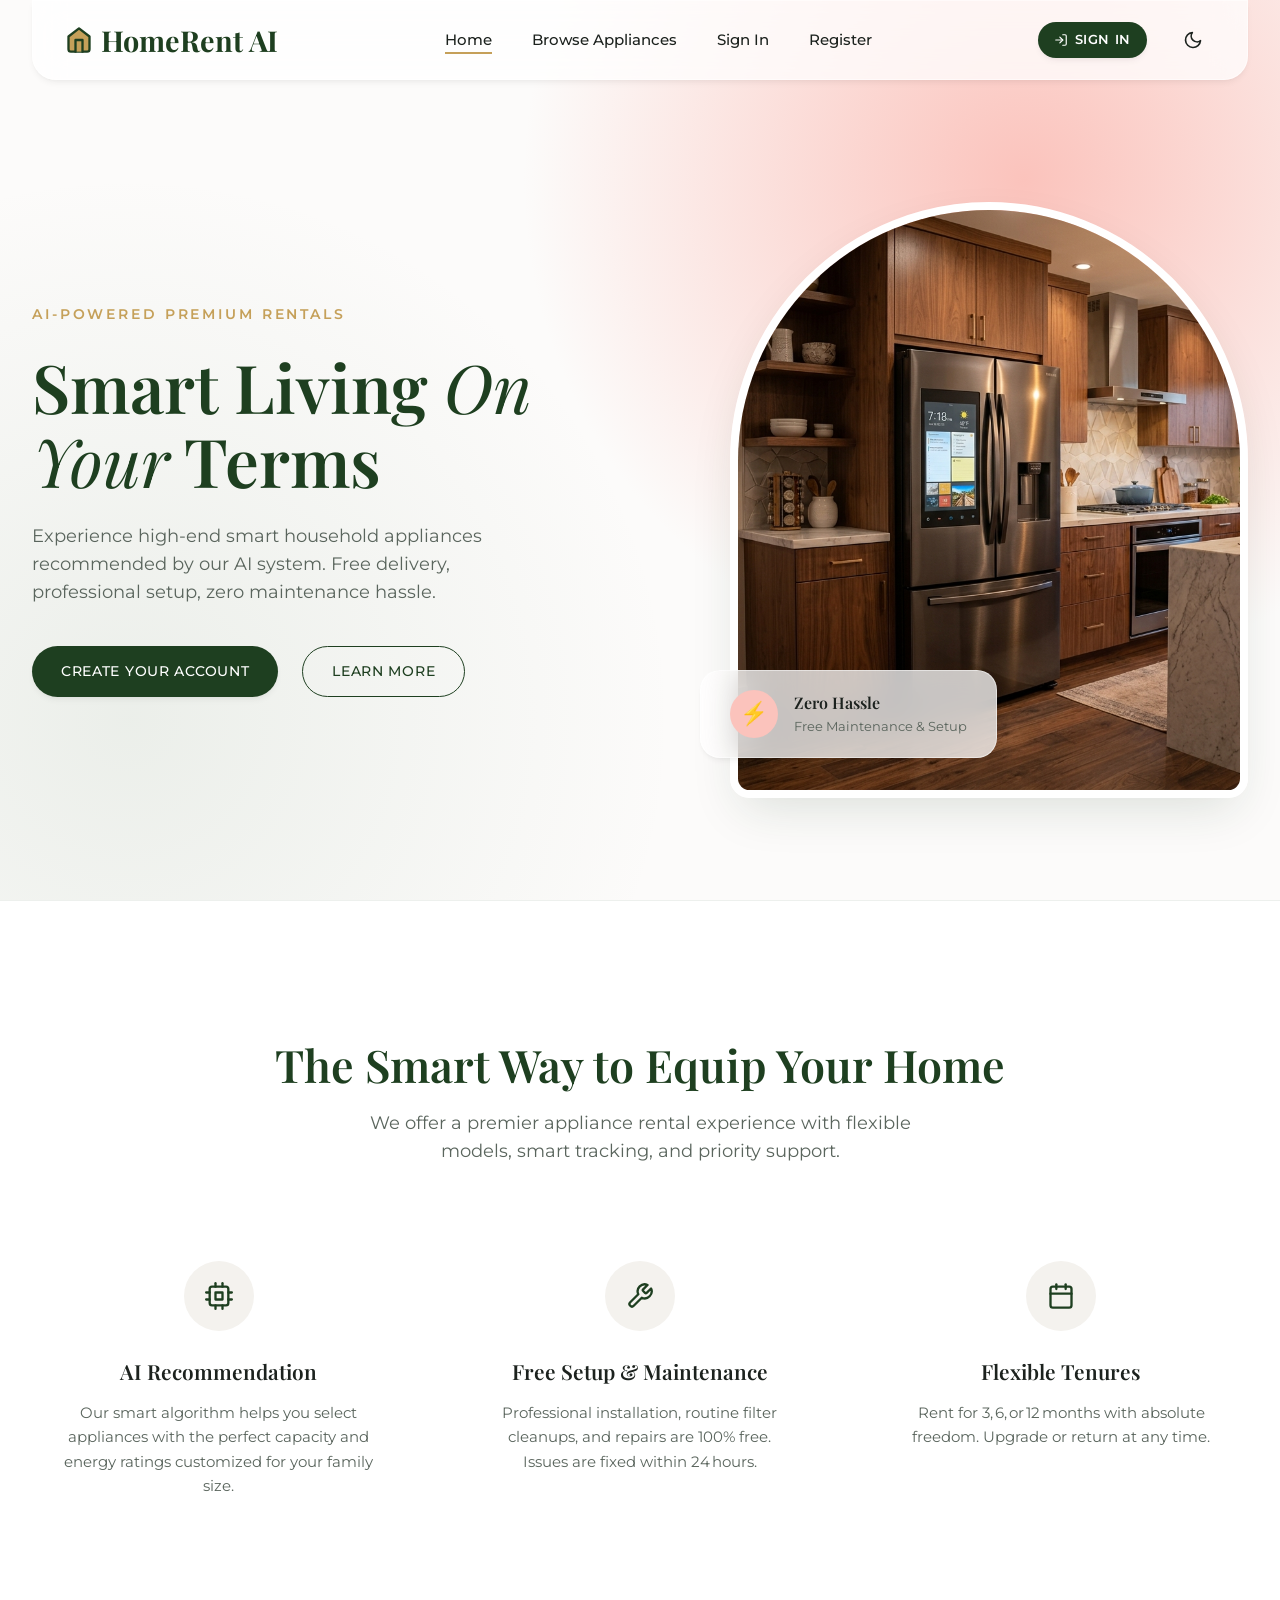
<file: index.html>
<!DOCTYPE html>
<html lang="en">
<head>
  <meta charset="UTF-8">
  <meta name="viewport" content="width=device-width, initial-scale=1.0">
  <meta http-equiv="refresh" content="0; url=home.html">
  <title>HomeRent AI</title>
</head>
<body>
  <p>Opening HomeRent AI...</p>
  <script>window.location.replace('home.html');</script>
</body>
</html>
</file>
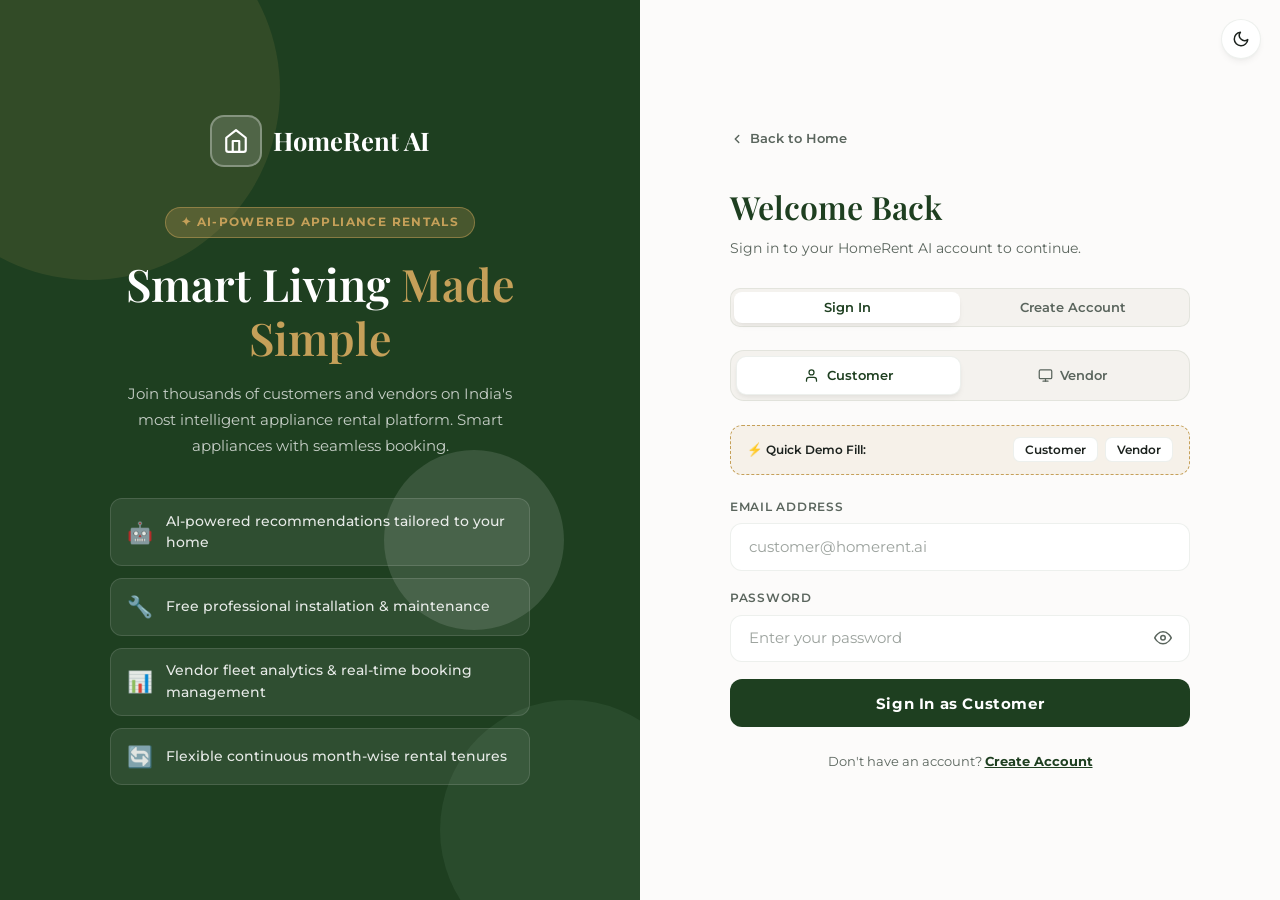
<file: dashboard.html>
<!DOCTYPE html>
<html lang="en">
<head>
  <meta charset="UTF-8">
  <meta name="viewport" content="width=device-width, initial-scale=1.0">
  <meta name="description" content="HomeRent AI rental dashboard.">
  <title>HomeRent AI | Dashboard</title>
  <link rel="stylesheet" href="styles.css">
  <script>
    (function() {
      const session = localStorage.getItem('currentUser');
      if (!session) {
        window.location.replace('login.html');
      } else {
        const user = JSON.parse(session);
        if (user.role === 'vendor') {
          window.location.replace('appliances.html');
        }
      }
    })();
  </script>
  <style>
    .dashboard-page { min-height: 100vh; padding: 120px 0 4rem; background: radial-gradient(circle at 85% 12%, rgba(251,195,188,.35), transparent 30%), var(--bg-primary); }
    .dashboard-shell { display:grid; grid-template-columns:220px minmax(0,1fr); gap:2rem; }
    .dashboard-sidebar { padding:1rem; border-radius:22px; align-self:start; position:sticky; top:110px; }
    .dashboard-sidebar nav { display:grid; gap:.35rem; margin-top:1rem; }
    .dashboard-sidebar a { display:flex; align-items:center; gap:.7rem; padding:.8rem .9rem; border-radius:12px; color:var(--text-secondary); font-size:.88rem; }
    .dashboard-sidebar a:hover, .dashboard-sidebar a.active { background:var(--accent-primary); color:var(--bg-secondary); }
    .dashboard-kicker { color:var(--accent-gold); font-size:.75rem; font-weight:700; letter-spacing:.16em; text-transform:uppercase; }
    .dashboard-heading { display:flex; justify-content:space-between; gap:1rem; align-items:end; margin-bottom:2rem; }
    .dashboard-heading h1 { color:var(--accent-primary); font-size:clamp(2.2rem,5vw,4rem); line-height:1; margin-top:.5rem; }
    .dashboard-heading p { color:var(--text-secondary); max-width:520px; margin-top:.8rem; }
    .dashboard-actions { display:flex; gap:.7rem; flex-wrap:wrap; }
    .dashboard-actions a { white-space:nowrap; }
    .metric-grid { display:grid; grid-template-columns:repeat(4,1fr); gap:1rem; margin-bottom:1.5rem; }
    .metric-card { padding:1.35rem; border-radius:18px; background:var(--bg-secondary); border:1px solid var(--border-color); box-shadow:var(--shadow-sm); }
    .metric-label { color:var(--text-secondary); font-size:.78rem; text-transform:uppercase; letter-spacing:.08em; }
    .metric-value { display:block; color:var(--accent-primary); font-family:'Playfair Display',serif; font-size:2rem; margin:.55rem 0 .2rem; }
    .metric-note { color:var(--accent-secondary); font-size:.75rem; }
    .dashboard-grid { display:grid; grid-template-columns:minmax(0,1.45fr) minmax(280px,.85fr); gap:1.5rem; }
    .dashboard-panel { background:var(--bg-secondary); border:1px solid var(--border-color); border-radius:20px; padding:1.5rem; box-shadow:var(--shadow-sm); }
    .panel-heading { display:flex; justify-content:space-between; align-items:center; gap:1rem; margin-bottom:1.2rem; }
    .panel-heading h2 { color:var(--accent-primary); font-size:1.35rem; }
    .panel-heading a { color:var(--accent-gold); font-size:.8rem; font-weight:700; }
    .rental-row { display:grid; grid-template-columns:52px minmax(0,1fr) auto auto; align-items:center; gap:.85rem; padding:.9rem 0; border-bottom:1px solid var(--border-color); }
    .rental-row:last-child { border-bottom:0; }
    .rental-thumb { width:52px; height:52px; border-radius:12px; object-fit:cover; background:var(--bg-tertiary); }
    .rental-name { font-weight:700; font-size:.88rem; }
    .rental-meta { color:var(--text-secondary); font-size:.75rem; margin-top:.15rem; }
    .status-pill { border-radius:20px; padding:.35rem .65rem; background:rgba(127,161,129,.16); color:var(--accent-primary); font-size:.7rem; font-weight:700; text-transform:uppercase; }
    .status-pill.pending { background:rgba(197,160,89,.14); color:var(--accent-gold); }
    .rental-price { color:var(--accent-primary); font-weight:700; font-size:.85rem; }
    .insight-box { padding:1.3rem; border-radius:16px; background:linear-gradient(135deg,var(--accent-primary),#356b43); color:white; margin-bottom:1rem; }
    .insight-box h3 { color:white; font-size:1.25rem; margin-bottom:.45rem; }
    .insight-box p { color:rgba(255,255,255,.78); font-size:.8rem; }
    .progress-line { height:8px; border-radius:8px; background:rgba(255,255,255,.2); margin-top:1rem; overflow:hidden; }
    .progress-line span { display:block; width:72%; height:100%; background:var(--accent-gold); border-radius:inherit; }
    .category-list { display:grid; gap:1rem; }
    .category-item { display:grid; grid-template-columns:1fr auto; gap:.6rem; font-size:.8rem; }
    .category-item span { color:var(--text-secondary); }
    .category-bar { grid-column:1 / -1; height:6px; background:var(--bg-tertiary); border-radius:6px; overflow:hidden; }
    .category-bar i { display:block; height:100%; background:var(--accent-gold); border-radius:inherit; }
    @media (max-width:900px) { .dashboard-shell{grid-template-columns:1fr}.dashboard-sidebar{position:static}.dashboard-sidebar nav{display:flex;overflow-x:auto}.dashboard-sidebar a{white-space:nowrap}.metric-grid{grid-template-columns:repeat(2,1fr)} }
    @media (max-width:620px) { .dashboard-page{padding-top:104px}.dashboard-heading{display:block}.dashboard-actions{margin-top:1rem}.dashboard-grid{grid-template-columns:1fr}.metric-grid{gap:.7rem}.metric-card{padding:1rem}.metric-value{font-size:1.55rem}.rental-row{grid-template-columns:44px minmax(0,1fr) auto}.rental-thumb{width:44px;height:44px}.rental-price{grid-column:2} }
  </style>
</head>
<body>
  <header><div class="container"><nav class="nav-wrapper glass-panel">
    <a href="home.html" class="logo" aria-label="HomeRent AI home"><svg xmlns="http://www.w3.org/2000/svg" viewBox="0 0 24 24" width="28" height="28" fill="none" stroke="currentColor" stroke-width="2" stroke-linecap="round" stroke-linejoin="round"><path d="M3 9l9-7 9 7v11a2 2 0 0 1-2 2H5a2 2 0 0 1-2-2z"/><polyline points="9 22 9 12 15 12"/></svg> HomeRent AI</a>
    <ul class="nav-links" id="main-nav-links"><li><a href="home.html">Home</a></li><li><a href="dashboard.html" class="active">Dashboard</a></li><li><a href="appliances.html">Browse Appliances</a></li></ul>
    <div class="nav-actions">
      <button id="dash-logout-btn" class="btn-secondary" style="padding: 0.45rem 0.9rem; border-radius: 20px; font-size: 0.8rem; font-weight: 600; border: 1px solid var(--border-color); display: inline-flex; align-items: center; gap: 0.4rem; cursor: pointer;">
        <svg xmlns="http://www.w3.org/2000/svg" viewBox="0 0 24 24" width="14" height="14" fill="none" stroke="currentColor" stroke-width="2" stroke-linecap="round" stroke-linejoin="round"><path d="M9 21H5a2 2 0 0 1-2-2V5a2 2 0 0 1 2-2h4"></path><polyline points="16 17 21 12 16 7"></polyline><line x1="21" y1="12" x2="9" y2="12"></line></svg>
        <span>Log Out</span>
      </button>
      <button id="theme-toggle" class="icon-btn" aria-label="Toggle theme"><span aria-hidden="true">◐</span></button>
    </div>
  </nav></div></header>
  <main class="dashboard-page"><div class="container dashboard-shell">
    <aside class="dashboard-sidebar glass-panel"><span class="dashboard-kicker">Workspace</span><nav aria-label="Dashboard navigation"><a href="dashboard.html" class="active">▦ <span>Overview</span></a><a href="appliances.html">⌂ <span>Appliances</span></a><a href="home.html#values">✦ <span>Recommendations</span></a><a href="#" id="sidebar-logout-link">↪ <span>Log Out</span></a></nav></aside>
      <section><div class="dashboard-heading"><div><span class="dashboard-kicker">Your rental workspace</span><h1>Good morning, Aarav.</h1><p>Review your rentals, savings, and next smart home upgrade in one place.</p></div><div class="dashboard-actions"><button id="open-service-modal-btn" class="btn-secondary" style="background: var(--bg-secondary); border: 1px solid var(--accent-gold); color: var(--accent-primary); font-weight: 700;">🛠️ Request Free Maintenance</button><a href="appliances.html" class="btn-primary">+ Rent an appliance</a></div></div>
      <div class="metric-grid"><article class="metric-card"><span class="metric-label">Active rentals</span><strong class="metric-value">2</strong><span class="metric-note">All services on track</span></article><article class="metric-card"><span class="metric-label">Monthly spend</span><strong class="metric-value">₹2,398</strong><span class="metric-note">12% below your plan</span></article><article class="metric-card"><span class="metric-label">Home savings</span><strong class="metric-value">₹8,420</strong><span class="metric-note">Compared with buying</span></article><article class="metric-card"><span class="metric-label">Energy score</span><strong class="metric-value">A+</strong><span class="metric-note">Excellent efficiency</span></article></div>
      <div class="dashboard-grid">
        <div>
          <!-- Current Rentals with Remaining Days & Return Eligibility -->
          <div class="dashboard-panel" style="margin-bottom: 1.5rem;">
            <div class="panel-heading">
              <h2>Your Active Rentals</h2>
              <a href="appliances.html">Browse Catalog</a>
            </div>
            <div id="customer-rentals-container">
              <!-- Dynamically rendered from MongoDB bookings with COD status & Return Eligibility -->
              <div class="rental-row">
                <img class="rental-thumb" src="assets/images/smart_refrigerator.jpg" alt="Smart refrigerator">
                <div>
                  <div class="rental-name">Smart Double-Door Refrigerator</div>
                  <div class="rental-meta">12 month plan • Renews 12 Jul 2027</div>
                </div>
                <span class="status-pill">Active</span>
                <strong class="rental-price">₹1,299/mo</strong>
              </div>
            </div>
          </div>

          <!-- Early Return Requests Status Tracker -->
          <div class="dashboard-panel" id="customer-returns-panel">
            <div class="panel-heading">
              <div style="display: flex; align-items: center; gap: 0.5rem;">
                <span style="font-size: 1.2rem;">↩️</span>
                <h2>Early Return Requests Tracker</h2>
              </div>
              <span id="returns-status-count" class="status-pill" style="font-size: 0.72rem;">0 Active Requests</span>
            </div>
            <p style="font-size: 0.8rem; color: var(--text-secondary); margin-bottom: 1rem;">Track the status of appliance return requests submitted before your rental tenure expires.</p>
            <div id="customer-returns-list" style="display: grid; gap: 0.8rem;">
              <p style="font-size: 0.84rem; color: var(--text-secondary); text-align: center; padding: 1.5rem 0;">No early return requests submitted.</p>
            </div>
          </div>
        </div>

        <div>
          <div class="insight-box">
            <h3>Your next smart move</h3>
            <p>Adding an air purifier would improve your home's estimated air quality by 18% this season.</p>
            <div class="progress-line"><span></span></div>
          </div>
          <div class="dashboard-panel">
            <div class="panel-heading"><h2>Rental mix</h2><span class="dashboard-kicker">This month</span></div>
            <div class="category-list">
              <div class="category-item"><span>Kitchen</span><strong>52%</strong><div class="category-bar"><i style="width:52%"></i></div></div>
              <div class="category-item"><span>Laundry</span><strong>28%</strong><div class="category-bar"><i style="width:28%"></i></div></div>
              <div class="category-item"><span>Climate</span><strong>20%</strong><div class="category-bar"><i style="width:20%"></i></div></div>
            </div>
          </div>
        </div>
      </div>
    </section>

    <!-- Modal: Customer Early Return Request -->
    <div id="return-request-modal" style="display: none; position: fixed; top: 0; left: 0; width: 100vw; height: 100vh; background: rgba(0,0,0,0.6); z-index: 600; backdrop-filter: blur(8px); align-items: center; justify-content: center;">
      <div style="background: var(--bg-secondary); border-radius: 20px; padding: 2rem; max-width: 500px; width: 90%; border: 1px solid var(--border-color); box-shadow: var(--shadow-lg);">
        <div style="display: flex; justify-content: space-between; align-items: center; margin-bottom: 0.8rem;">
          <h3 class="font-serif" style="font-size: 1.4rem; color: var(--accent-primary); margin: 0;">↩️ Request Early Appliance Return</h3>
          <button id="close-return-modal-btn" style="background: transparent; border: none; font-size: 1.6rem; color: var(--text-secondary); cursor: pointer;">&times;</button>
        </div>
        <div style="background: rgba(212, 163, 115, 0.15); border: 1px solid var(--accent-gold); border-radius: 12px; padding: 0.8rem 1rem; margin-bottom: 1.2rem; font-size: 0.82rem; color: var(--text-primary); line-height: 1.4;">
          <strong>Return Policy Notice:</strong> Advance notice of at least <strong>3 days</strong> before rental tenure ends is required. Eligibility is evaluated using your official rental dates stored in MongoDB.
        </div>
        <form id="customer-return-form" style="display: flex; flex-direction: column; gap: 1rem;">
          <input type="hidden" id="ret-booking-id" value="">
          <div>
            <label style="font-size: 0.78rem; font-weight: 700; text-transform: uppercase; color: var(--text-secondary);">Rented Appliance</label>
            <input type="text" id="ret-appliance-display" class="form-input" readonly style="width: 100%; height: 42px; margin-top: 0.3rem; background: var(--bg-tertiary); font-weight: 600;">
          </div>
          <div style="display: grid; grid-template-columns: 1fr 1fr; gap: 0.8rem;">
            <div>
              <label style="font-size: 0.78rem; font-weight: 700; text-transform: uppercase; color: var(--text-secondary);">Tenure End Date</label>
              <input type="text" id="ret-end-date-display" class="form-input" readonly style="width: 100%; height: 42px; margin-top: 0.3rem; background: var(--bg-tertiary);">
            </div>
            <div>
              <label style="font-size: 0.78rem; font-weight: 700; text-transform: uppercase; color: var(--text-secondary);">Remaining Days</label>
              <input type="text" id="ret-remaining-display" class="form-input" readonly style="width: 100%; height: 42px; margin-top: 0.3rem; background: var(--bg-tertiary); font-weight: 700; color: var(--accent-primary);">
            </div>
          </div>
          <div>
            <label style="font-size: 0.78rem; font-weight: 700; text-transform: uppercase; color: var(--text-secondary);">Requested Pickup Date *</label>
            <input type="date" id="ret-pickup-date" class="form-input" style="width: 100%; height: 42px; margin-top: 0.3rem;" required>
          </div>
          <div>
            <label style="font-size: 0.78rem; font-weight: 700; text-transform: uppercase; color: var(--text-secondary);">Reason for Return *</label>
            <select id="ret-reason-select" class="form-input" style="width: 100%; height: 42px; margin-top: 0.3rem;" required>
              <option value="">-- Select Reason --</option>
              <option value="Relocating to another city">Relocating to another city</option>
              <option value="Moving to fully furnished apartment">Moving to fully furnished apartment</option>
              <option value="Upgrading to larger / different appliance model">Upgrading to larger / different appliance model</option>
              <option value="No longer requiring appliance">No longer requiring appliance</option>
              <option value="Other / Personal reasons">Other / Personal reasons</option>
            </select>
          </div>
          <div id="return-form-error" style="display: none; background: rgba(231, 76, 60, 0.12); border: 1px solid #e74c3c; color: #c0392b; padding: 0.6rem 0.8rem; border-radius: 8px; font-size: 0.8rem;"></div>
          <div style="display: flex; gap: 0.8rem; justify-content: flex-end; margin-top: 0.5rem;">
            <button type="button" id="cancel-return-btn" class="btn-secondary" style="padding: 0.6rem 1.2rem; font-size: 0.85rem;">Cancel</button>
            <button type="submit" id="submit-return-btn" class="btn-primary" style="padding: 0.6rem 1.4rem; font-size: 0.85rem;">Submit Return Request</button>
          </div>
        </form>
      </div>
    </div>

    <!-- Modal: Cash on Delivery Receipt Modal on Dashboard -->
    <div id="dash-receipt-modal" style="display: none; position: fixed; top: 0; left: 0; width: 100vw; height: 100vh; background: rgba(0,0,0,0.6); z-index: 600; backdrop-filter: blur(8px); align-items: center; justify-content: center; overflow-y: auto; padding: 1.5rem 0;">
      <div style="background: var(--bg-secondary); border-radius: 20px; padding: 2rem; max-width: 620px; width: 92%; border: 1px solid var(--border-color); box-shadow: var(--shadow-lg); max-height: 90vh; overflow-y: auto;">
        <div style="display: flex; justify-content: space-between; align-items: center; margin-bottom: 1.2rem;">
          <div style="display: flex; align-items: center; gap: 0.5rem;">
            <span style="font-size: 1.5rem;">📜</span>
            <h3 class="font-serif" style="font-size: 1.35rem; color: var(--accent-primary); margin: 0;">Cash on Delivery Rental Order Receipt</h3>
          </div>
          <button id="close-dash-receipt-btn" style="background: transparent; border: none; font-size: 1.6rem; color: var(--text-secondary); cursor: pointer;">&times;</button>
        </div>
        <div id="dash-receipt-card" style="border: 1.5px solid var(--border-color); border-radius: 14px; padding: 1.5rem; background: var(--bg-primary);">
          <!-- Dynamically populated receipt content -->
        </div>
        <div style="display: flex; gap: 0.8rem; justify-content: flex-end; margin-top: 1.2rem;">
          <button type="button" id="print-dash-receipt-btn" class="btn-secondary" style="padding: 0.6rem 1.2rem; font-size: 0.85rem; display: inline-flex; align-items: center; gap: 0.4rem;">
            <span>🖨️</span> Print Receipt
          </button>
          <button type="button" id="download-dash-receipt-btn" class="btn-primary" style="padding: 0.6rem 1.2rem; font-size: 0.85rem; display: inline-flex; align-items: center; gap: 0.4rem;">
            <span>📥</span> Download Receipt
          </button>
          <button type="button" id="close-dash-receipt-btn2" class="btn-secondary" style="padding: 0.6rem 1.2rem; font-size: 0.85rem;">Close</button>
        </div>
      </div>
    </div>

    <!-- Maintenance Service Modal -->
    <div id="service-modal" style="display: none; position: fixed; top: 0; left: 0; width: 100vw; height: 100vh; background: rgba(0,0,0,0.6); z-index: 500; backdrop-filter: blur(8px); align-items: center; justify-content: center;">
      <div style="background: var(--bg-secondary); border-radius: 20px; padding: 2rem; max-width: 480px; width: 90%; border: 1px solid var(--border-color); box-shadow: var(--shadow-lg);">
        <h3 class="font-serif" style="font-size: 1.5rem; color: var(--accent-primary); margin-bottom: 0.5rem;">🛠️ Free 24h Service &amp; Repair Request</h3>
        <p style="font-size: 0.85rem; color: var(--text-secondary); margin-bottom: 1.2rem;">All HomeRent AI subscriptions include 100% free filter cleanups, routine servicing, and emergency repairs within 24 hours.</p>
        <form id="service-req-form" style="display: flex; flex-direction: column; gap: 1rem;">
          <div>
            <label style="font-size: 0.78rem; font-weight: 700; text-transform: uppercase; color: var(--text-secondary);">Select Rented Appliance</label>
            <select id="service-appliance-select" class="form-input" style="width: 100%; height: 44px; margin-top: 0.3rem;" required>
              <option value="Smart Double-Door Refrigerator">Smart Double-Door Refrigerator</option>
              <option value="Front Load Inverter Washing Machine">Front Load Inverter Washing Machine</option>
            </select>
          </div>
          <div>
            <label style="font-size: 0.78rem; font-weight: 700; text-transform: uppercase; color: var(--text-secondary);">Service Type</label>
            <select id="service-type-select" class="form-input" style="width: 100%; height: 44px; margin-top: 0.3rem;">
              <option value="Filter Clean & Hygiene Servicing">Filter Clean & Hygiene Servicing</option>
              <option value="Cooling / Water Temp Adjustment">Cooling / Water Temp Adjustment</option>
              <option value="Relocation / Uninstallation Request">Relocation / Uninstallation Request</option>
              <option value="Emergency Repair Inspection">Emergency Repair Inspection</option>
            </select>
          </div>
          <div>
            <label style="font-size: 0.78rem; font-weight: 700; text-transform: uppercase; color: var(--text-secondary);">Preferred Visit Time</label>
            <input type="datetime-local" class="form-input" style="width: 100%; height: 44px; margin-top: 0.3rem;" required>
          </div>
          <div style="display: flex; gap: 0.8rem; justify-content: flex-end; margin-top: 0.5rem;">
            <button type="button" id="close-service-modal-btn" class="btn-secondary" style="padding: 0.6rem 1.2rem; font-size: 0.85rem;">Cancel</button>
            <button type="submit" class="btn-primary" style="padding: 0.6rem 1.4rem; font-size: 0.85rem;">Book Technician Visit</button>
          </div>
        </form>
      </div>
    </div>
  </div></main>
  <script>
    const themeToggle=document.getElementById('theme-toggle');
    const theme=localStorage.getItem('theme')||'light';
    document.documentElement.setAttribute('data-theme',theme);
    themeToggle.addEventListener('click',()=>{const next=document.documentElement.getAttribute('data-theme')==='dark'?'light':'dark';document.documentElement.setAttribute('data-theme',next);localStorage.setItem('theme',next);});

    // Service Modal Handler
    const sModal = document.getElementById("service-modal");
    document.getElementById("open-service-modal-btn").onclick = () => sModal.style.display = "flex";
    document.getElementById("close-service-modal-btn").onclick = () => sModal.style.display = "none";
    document.getElementById("service-req-form").onsubmit = (e) => {
      e.preventDefault();
      alert("Technician visit confirmed! A certified technician will visit your location within 24 hours.");
      sModal.style.display = "none";
    };

    function doDashboardLogout(e) {
      if (e) e.preventDefault();
      localStorage.removeItem('currentUser');
      window.location.replace('login.html');
    }
    const dashLogoutBtn = document.getElementById("dash-logout-btn");
    if (dashLogoutBtn) dashLogoutBtn.addEventListener("click", doDashboardLogout);
    const sideLogoutLink = document.getElementById("sidebar-logout-link");
    if (sideLogoutLink) sideLogoutLink.addEventListener("click", doDashboardLogout);

    // ─── Load Real Data from MongoDB ───────────────────────────
    (async function() {
      const session = localStorage.getItem('currentUser');
      if (!session) return;
      const user = JSON.parse(session);

      // Update greeting
      const nameEl = document.querySelector('.dashboard-heading h1');
      if (nameEl && user.name) {
        const hour = new Date().getHours();
        const greeting = hour < 12 ? 'Good morning' : hour < 17 ? 'Good afternoon' : 'Good evening';
        nameEl.textContent = `${greeting}, ${user.name.split(' ')[0]}.`;
      }

      // Vendor actions
      const actionsContainer = document.querySelector('.dashboard-actions');
      if (actionsContainer && user.role === 'vendor') {
        actionsContainer.innerHTML = `
          <a href="appliances.html?openVendorModal=true" class="btn-primary" style="background: var(--accent-gold); color: #1c221e;">+ Add Appliance to Fleet Inventory</a>
          <a href="appliances.html" class="btn-secondary">Open Vendor Console</a>
        `;
      }

      // ─── Fetch bookings and return requests from MongoDB ───
      let activeBookingsList = [];
      let currentModalBooking = null;

      function parseRentalDate(str) {
        if (!str) return null;
        const parts = str.trim().split(/[\/\-]/);
        if (parts.length !== 3) return null;
        if (parts[0].length === 4) {
          // YYYY-MM-DD
          return new Date(parseInt(parts[0], 10), parseInt(parts[1], 10) - 1, parseInt(parts[2], 10));
        } else {
          // DD/MM/YYYY
          return new Date(parseInt(parts[2], 10), parseInt(parts[1], 10) - 1, parseInt(parts[0], 10));
        }
      }

      function calculateRemainingDays(endDateStr) {
        const endDt = parseRentalDate(endDateStr);
        if (!endDt || isNaN(endDt.getTime())) return null;
        const now = new Date();
        now.setHours(0,0,0,0);
        endDt.setHours(0,0,0,0);
        return Math.ceil((endDt - now) / (1000 * 60 * 60 * 24));
      }

      async function loadDashboardData() {
        try {
          const [bookingsRes, revenueRes, returnsRes] = await Promise.all([
            fetch('/api/bookings'),
            fetch('/api/revenue'),
            fetch(`/api/return-requests?role=customer&email=${encodeURIComponent(user.email)}`)
          ]);

          const allBookings = await bookingsRes.json();
          const returnRequests = returnsRes.ok ? await returnsRes.json() : [];

          // Scoped bookings for this user
          const myBookings = allBookings.filter(b =>
            (b.email || b.user_id || '').toLowerCase() === user.email.toLowerCase()
          );
          activeBookingsList = myBookings;

          // ─── Update metrics ───
          const activeCount = myBookings.filter(b => b.status === 'active' || b.status === 'confirmed').length;
          const pendingCount = myBookings.filter(b => b.status === 'pending').length;
          const totalSpend = myBookings
            .filter(b => b.status === 'active' || b.status === 'pending' || b.status === 'confirmed')
            .reduce((s, b) => s + (b.totalRent || b.total_amount || 0), 0);
          const savings = Math.round(totalSpend * 28 * 0.9);

          const metricCards = document.querySelectorAll('.metric-card');
          if (metricCards[0]) {
            metricCards[0].querySelector('.metric-value').textContent = activeCount + pendingCount;
            metricCards[0].querySelector('.metric-note').textContent = `${activeCount} active, ${pendingCount} pending setup`;
          }
          if (metricCards[1]) {
            metricCards[1].querySelector('.metric-value').textContent = '₹' + Math.round(totalSpend).toLocaleString('en-IN');
            metricCards[1].querySelector('.metric-note').textContent = `${myBookings.length} total rental booking(s)`;
          }
          if (metricCards[2]) {
            metricCards[2].querySelector('.metric-value').textContent = '₹' + savings.toLocaleString('en-IN');
            metricCards[2].querySelector('.metric-note').textContent = 'Compared with buying new appliances';
          }

          // ─── Render Active Rentals ───
          const rentalsContainer = document.getElementById('customer-rentals-container');
          if (rentalsContainer) {
            rentalsContainer.innerHTML = '';
            if (myBookings.length === 0) {
              rentalsContainer.innerHTML = `<p style="text-align:center; color:var(--text-secondary); padding:2rem;">You do not have any active rental bookings yet.</p>`;
            } else {
              const imgMap = {
                kitchen: 'assets/images/smart_refrigerator.jpg',
                laundry: 'assets/images/washing_machine.jpg',
                climate: 'assets/images/air_conditioner.jpg',
                living: 'assets/images/air_purifier.jpg'
              };

              myBookings.forEach(b => {
                const img = imgMap[b.category] || 'assets/images/smart_refrigerator.jpg';
                const remaining = calculateRemainingDays(b.end_date);
                const isPaid = b.payment_status === 'paid';
                const codBadge = isPaid
                  ? `<span style="background:rgba(46,204,113,0.15); color:#27ae60; font-weight:700; padding:0.2rem 0.6rem; border-radius:12px; font-size:0.75rem; border:1px solid rgba(46,204,113,0.3);">✅ COD: Paid</span>`
                  : `<span style="background:rgba(197,160,89,0.18); color:var(--accent-gold); font-weight:700; padding:0.2rem 0.6rem; border-radius:12px; font-size:0.75rem; border:1px solid rgba(197,160,89,0.4);">⏳ COD: Pending (Pay on Delivery)</span>`;

                // Return Eligibility calculation: Notice policy requires >= 3 days
                let eligibilityBadge = '';
                let canRequestReturn = false;
                const hasPendingReturn = returnRequests.some(r => r.booking_id === b.id && ['pending', 'accepted', 'pickup_scheduled'].includes(r.status));

                if (b.status === 'completed' || b.status === 'returned') {
                  eligibilityBadge = `<span style="color:var(--text-secondary); font-size:0.75rem;">Rental Completed</span>`;
                } else if (hasPendingReturn) {
                  eligibilityBadge = `<span style="color:#e67e22; font-weight:700; font-size:0.75rem;">Return Request in Progress</span>`;
                } else if (remaining !== null) {
                  if (remaining >= 3) {
                    eligibilityBadge = `<span style="color:#27ae60; font-weight:600; font-size:0.75rem;">Eligible for Return (${remaining} days left • 3-day notice met)</span>`;
                    canRequestReturn = true;
                  } else if (remaining >= 0) {
                    eligibilityBadge = `<span style="color:#e74c3c; font-weight:600; font-size:0.75rem;">Outside 3-day notice policy (${remaining} days remaining)</span>`;
                  } else {
                    eligibilityBadge = `<span style="color:#e74c3c; font-size:0.75rem;">Tenure expired on ${b.end_date}</span>`;
                  }
                }

                const card = document.createElement('div');
                card.style.cssText = 'border-bottom: 1px solid var(--border-color); padding: 1.1rem 0; display: flex; flex-direction: column; gap: 0.6rem;';
                card.innerHTML = `
                  <div style="display: flex; gap: 1rem; align-items: center; justify-content: space-between; flex-wrap: wrap;">
                    <div style="display: flex; gap: 0.9rem; align-items: center;">
                      <img src="${img}" alt="${b.applianceName}" style="width: 58px; height: 58px; border-radius: 12px; object-fit: cover; background: var(--bg-tertiary);">
                      <div>
                        <div style="font-weight: 700; font-size: 0.95rem; color: var(--accent-primary);">${b.applianceName}</div>
                        <div style="font-size: 0.78rem; color: var(--text-secondary); margin-top: 0.15rem;">
                          Booking ID: <strong style="font-family:monospace; color:var(--text-primary);">${b.id}</strong> • ${b.tenure || '3 Months'}
                        </div>
                        <div style="font-size: 0.76rem; color: var(--text-secondary); margin-top: 0.1rem;">
                          Tenure: <strong>${b.start_date || 'N/A'}</strong> to <strong>${b.end_date || 'N/A'}</strong>
                        </div>
                      </div>
                    </div>
                    <div style="text-align: right;">
                      <div style="font-size: 1.05rem; font-weight: 800; color: var(--accent-primary);">₹${Math.round(b.totalRent || b.total_amount || 0).toLocaleString('en-IN')}/mo</div>
                      <div style="margin-top: 0.3rem;">${codBadge}</div>
                    </div>
                  </div>
                  <div style="display: flex; justify-content: space-between; align-items: center; flex-wrap: wrap; gap: 0.6rem; background: var(--bg-tertiary); padding: 0.6rem 0.8rem; border-radius: 10px; margin-top: 0.2rem;">
                    <div>${eligibilityBadge}</div>
                    <div style="display: flex; gap: 0.5rem;">
                      <button type="button" class="btn-view-cod-receipt btn-secondary" data-booking-id="${b.id}" style="padding: 0.4rem 0.8rem; font-size: 0.75rem; border-radius: 8px; cursor: pointer; display: inline-flex; align-items: center; gap: 0.3rem;">
                        <span>📄</span> View COD Receipt
                      </button>
                      ${canRequestReturn ? `
                        <button type="button" class="btn-open-return-modal btn-primary" data-booking-id="${b.id}" style="padding: 0.4rem 0.8rem; font-size: 0.75rem; border-radius: 8px; background: #e74c3c; border: none; color: white; cursor: pointer; display: inline-flex; align-items: center; gap: 0.3rem;">
                          <span>↩️</span> Request Early Return
                        </button>
                      ` : ''}
                    </div>
                  </div>
                `;
                rentalsContainer.appendChild(card);
              });

              // Attach click listeners for View Receipt
              rentalsContainer.querySelectorAll('.btn-view-cod-receipt').forEach(btn => {
                btn.addEventListener('click', () => {
                  const bId = btn.getAttribute('data-booking-id');
                  const bk = activeBookingsList.find(x => x.id === bId);
                  if (bk) showDashReceiptModal(bk);
                });
              });

              // Attach click listeners for Request Return
              rentalsContainer.querySelectorAll('.btn-open-return-modal').forEach(btn => {
                btn.addEventListener('click', () => {
                  const bId = btn.getAttribute('data-booking-id');
                  const bk = activeBookingsList.find(x => x.id === bId);
                  if (bk) openReturnRequestModal(bk);
                });
              });
            }
          }

          // ─── Render Return Requests Tracker ───
          const returnsContainer = document.getElementById('customer-returns-list');
          const returnsCounter = document.getElementById('returns-status-count');
          if (returnsContainer && returnsCounter) {
            returnsCounter.textContent = `${returnRequests.length} Request(s) Recorded`;
            returnsContainer.innerHTML = '';
            if (returnRequests.length === 0) {
              returnsContainer.innerHTML = `<p style="font-size:0.84rem; color:var(--text-secondary); text-align:center; padding:1.2rem 0;">No early return requests submitted.</p>`;
            } else {
              returnRequests.forEach(r => {
                let statusColor = '#f39c12';
                let statusText = 'Pending Review';
                if (r.status === 'accepted') { statusColor = '#27ae60'; statusText = 'Accepted by Vendor'; }
                else if (r.status === 'pickup_scheduled') { statusColor = '#2980b9'; statusText = 'Pickup Scheduled'; }
                else if (r.status === 'returned' || r.status === 'closed') { statusColor = '#27ae60'; statusText = 'Returned & Completed'; }
                else if (r.status === 'rejected') { statusColor = '#c0392b'; statusText = 'Request Rejected'; }

                const row = document.createElement('div');
                row.style.cssText = 'background: var(--bg-tertiary); border: 1px solid var(--border-color); border-radius: 12px; padding: 0.9rem 1rem;';
                row.innerHTML = `
                  <div style="display:flex; justify-content:space-between; align-items:center; margin-bottom:0.4rem; flex-wrap:wrap; gap:0.4rem;">
                    <div>
                      <strong style="color:var(--accent-primary); font-size:0.9rem;">${r.appliance_name}</strong>
                      <span style="font-family:monospace; color:var(--text-secondary); font-size:0.75rem; margin-left:0.5rem;">${r.request_id}</span>
                    </div>
                    <span style="background:${statusColor}22; color:${statusColor}; border:1px solid ${statusColor}44; padding:0.2rem 0.65rem; border-radius:12px; font-weight:700; font-size:0.75rem;">
                      ${statusText}
                    </span>
                  </div>
                  <div style="font-size:0.78rem; color:var(--text-secondary); display:grid; grid-template-columns: repeat(auto-fit, minmax(180px, 1fr)); gap:0.3rem;">
                    <div>Booking ID: <strong style="color:var(--text-primary);">${r.booking_id}</strong></div>
                    <div>Requested Pickup: <strong style="color:var(--text-primary);">${r.requested_pickup_date}</strong></div>
                    <div>Remaining Days at Request: <strong>${r.remaining_days_at_request} days</strong></div>
                    <div>Reason: <em>"${r.reason}"</em></div>
                  </div>
                  ${(r.vendor_response || r.vendor_note) ? `
                    <div style="margin-top:0.5rem; padding-top:0.4rem; border-top:1px dashed var(--border-color); font-size:0.76rem; color:var(--text-primary);">
                      💬 <strong>Vendor Response:</strong> ${r.vendor_response || r.vendor_note}
                      ${(r.confirmed_pickup_date || r.scheduled_pickup_date) ? ` • <strong>Pickup Confirmed:</strong> ${r.confirmed_pickup_date || r.scheduled_pickup_date}` : ''}
                    </div>
                  ` : ''}
                `;
                returnsContainer.appendChild(row);
              });
            }
          }

        } catch (err) {
          console.error("Dashboard data load error:", err);
        }
      }

      // ─── Modal Handlers ───
      const returnModal = document.getElementById('return-request-modal');
      const closeReturnBtn = document.getElementById('close-return-modal-btn');
      const cancelReturnBtn = document.getElementById('cancel-return-btn');
      const returnForm = document.getElementById('customer-return-form');
      const returnError = document.getElementById('return-form-error');

      function openReturnRequestModal(booking) {
        currentModalBooking = booking;
        document.getElementById('ret-booking-id').value = booking.id;
        document.getElementById('ret-appliance-display').value = booking.applianceName || booking.appliance_name || 'Appliance';
        document.getElementById('ret-end-date-display').value = booking.end_date || 'N/A';
        const rem = calculateRemainingDays(booking.end_date);
        document.getElementById('ret-remaining-display').value = rem !== null ? `${rem} Days` : 'N/A';

        // Suggest pickup date as tomorrow
        const tomorrow = new Date();
        tomorrow.setDate(tomorrow.getDate() + 1);
        document.getElementById('ret-pickup-date').min = tomorrow.toISOString().split('T')[0];
        document.getElementById('ret-pickup-date').value = tomorrow.toISOString().split('T')[0];

        returnError.style.display = 'none';
        returnModal.style.display = 'flex';
      }

      if (closeReturnBtn) closeReturnBtn.onclick = () => returnModal.style.display = 'none';
      if (cancelReturnBtn) cancelReturnBtn.onclick = () => returnModal.style.display = 'none';

      if (returnForm) {
        returnForm.onsubmit = async (e) => {
          e.preventDefault();
          returnError.style.display = 'none';
          const bookingId = document.getElementById('ret-booking-id').value;
          const pickupDate = document.getElementById('ret-pickup-date').value;
          const reason = document.getElementById('ret-reason-select').value;

          try {
            const res = await fetch('/api/return-requests', {
              method: 'POST',
              headers: {
                'Content-Type': 'application/json',
                'X-User-Email': user.email,
                'X-User-Role': 'customer'
              },
              body: JSON.stringify({
                booking_id: bookingId,
                customer_email: user.email,
                requested_pickup_date: pickupDate,
                reason: reason
              })
            });

            const data = await res.json();
            if (!res.ok) {
              returnError.textContent = data.error || 'Failed to submit return request.';
              returnError.style.display = 'block';
              return;
            }

            alert(`Return Request ${data.request_id} submitted successfully! The vendor has been notified.`);
            returnModal.style.display = 'none';
            returnForm.reset();
            loadDashboardData();
          } catch (err) {
            returnError.textContent = 'Network error while submitting request. Please try again.';
            returnError.style.display = 'block';
          }
        };
      }

      // ─── COD Receipt Modal Handlers ───
      const dashReceiptModal = document.getElementById('dash-receipt-modal');
      const closeReceiptBtn = document.getElementById('close-dash-receipt-btn');
      const closeReceiptBtn2 = document.getElementById('close-dash-receipt-btn2');
      const printReceiptBtn = document.getElementById('print-dash-receipt-btn');
      const downloadReceiptBtn = document.getElementById('download-dash-receipt-btn');
      let receiptBookingObj = null;

      function showDashReceiptModal(b) {
        receiptBookingObj = b;
        const card = document.getElementById('dash-receipt-card');
        const monthly = Math.round(b.monthly_price || b.monthlyRent || (b.totalRent / (b.tenure_months || 1)) || 0);
        const total = Math.round(b.total_amount || b.totalRent || (monthly * (b.tenure_months || 1)) || 0);
        const isPaid = b.payment_status === 'paid';

        card.innerHTML = `
          <div style="display:flex; justify-content:space-between; align-items:flex-start; border-bottom:2px solid var(--border-color); padding-bottom:0.8rem; margin-bottom:1rem; flex-wrap:wrap; gap:0.6rem;">
            <div>
              <div style="font-size:1.3rem; font-weight:800; color:var(--accent-primary);">HomeRent AI</div>
              <div style="font-size:0.76rem; color:var(--text-secondary);">Household Appliance Rental Management System</div>
            </div>
            <div style="text-align:right;">
              <div style="font-size:0.72rem; text-transform:uppercase; color:var(--text-secondary);">Receipt No.</div>
              <div style="font-family:monospace; font-size:0.95rem; font-weight:800; color:var(--accent-gold);">${b.receipt_number || 'REC-COD-' + b.id}</div>
            </div>
          </div>

          <div style="background:linear-gradient(135deg, rgba(212,163,115,0.18), rgba(46,204,113,0.15)); border:1.5px solid var(--accent-gold); border-radius:10px; padding:0.8rem; margin-bottom:1rem; text-align:center;">
            <div style="font-size:0.9rem; font-weight:800; color:var(--accent-primary);">
              💵 Please pay the total amount in cash when the appliance is delivered.
            </div>
          </div>

          <div style="display:grid; grid-template-columns:1fr 1fr; gap:0.6rem; font-size:0.82rem; margin-bottom:0.8rem;">
            <div>Customer: <strong>${b.customerName || b.customer_name || user.name}</strong></div>
            <div>Booking ID: <strong style="font-family:monospace;">${b.id}</strong></div>
            <div>Customer Email: <strong>${b.email || user.email}</strong></div>
            <div>Booking Date: <strong>${b.date || b.start_date || 'N/A'}</strong></div>
            <div style="grid-column:span 2;">Delivery Address: <strong>${b.address || 'Indiranagar, Bengaluru, Karnataka'}</strong></div>
          </div>

          <div style="border-top:1px dashed var(--border-color); border-bottom:1px dashed var(--border-color); padding:0.8rem 0; margin:0.8rem 0; font-size:0.82rem;">
            <div style="display:flex; justify-content:space-between; margin-bottom:0.3rem;">
              <span>Appliance:</span><strong>${b.applianceName} (Qty: 1)</strong>
            </div>
            <div style="display:flex; justify-content:space-between; margin-bottom:0.3rem;">
              <span>Category / Tenure:</span><span>${(b.category || 'Kitchen').toUpperCase()} • ${b.tenure || '3 Months'}</span>
            </div>
            <div style="display:flex; justify-content:space-between; margin-bottom:0.3rem;">
              <span>Tenure Period:</span><span>${b.start_date || 'N/A'} to ${b.end_date || 'N/A'}</span>
            </div>
            <div style="display:flex; justify-content:space-between; margin-bottom:0.3rem;">
              <span>Monthly Rate:</span><span>₹${monthly.toLocaleString('en-IN')}/mo</span>
            </div>
            <div style="display:flex; justify-content:space-between; margin-bottom:0.3rem;">
              <span>Delivery &amp; Installation:</span><strong style="color:#27ae60;">FREE (₹0)</strong>
            </div>
            <div style="display:flex; justify-content:space-between; margin-bottom:0.3rem;">
              <span>Payment Method:</span><strong>Cash on Delivery (COD)</strong>
            </div>
            <div style="display:flex; justify-content:space-between; margin-bottom:0.3rem;">
              <span>Payment Status:</span>
              <strong style="color:${isPaid ? '#27ae60' : '#e67e22'};">${isPaid ? 'Paid' : 'Pending / Pay on Delivery'}</strong>
            </div>
          </div>

          <div style="display:flex; justify-content:space-between; align-items:center; background:var(--bg-tertiary); padding:0.6rem 0.8rem; border-radius:8px;">
            <strong style="font-size:0.95rem;">Total Amount Payable on Delivery:</strong>
            <strong style="font-size:1.2rem; color:var(--accent-primary);">₹${total.toLocaleString('en-IN')}</strong>
          </div>

          <div style="margin-top:0.8rem; font-size:0.75rem; color:var(--text-secondary); text-align:center;">
            Vendor: ${b.vendor_name || 'HomeRent Verified Vendor'} • Phone: ${b.vendor_phone || '9876543210'}
          </div>
        `;

        dashReceiptModal.style.display = 'flex';
      }

      if (closeReceiptBtn) closeReceiptBtn.onclick = () => dashReceiptModal.style.display = 'none';
      if (closeReceiptBtn2) closeReceiptBtn2.onclick = () => dashReceiptModal.style.display = 'none';
      if (printReceiptBtn) printReceiptBtn.onclick = () => window.print();

      if (downloadReceiptBtn) {
        downloadReceiptBtn.onclick = () => {
          if (!receiptBookingObj) return;
          const b = receiptBookingObj;
          const monthly = Math.round(b.monthly_price || b.monthlyRent || (b.totalRent / (b.tenure_months || 1)) || 0);
          const total = Math.round(b.total_amount || b.totalRent || (monthly * (b.tenure_months || 1)) || 0);
          const text = `============================================================
              HOMERENT AI - CASH ON DELIVERY RECEIPT
          Household Appliance Rental Management System
============================================================
RECEIPT NUMBER:       ${b.receipt_number || 'REC-COD-' + b.id}
BOOKING / RENTAL ID:  ${b.id}
BOOKING DATE:         ${b.date || b.start_date || 'N/A'}
ORDER STATUS:         ${(b.status || 'Confirmed').toUpperCase()}

CUSTOMER DETAILS:
Customer Name:        ${b.customerName || b.customer_name || user.name}
Customer Email:       ${b.email || user.email}
Delivery Address:     ${b.address || 'Indiranagar, Bengaluru, Karnataka'}

APPLIANCE & RENTAL SPECIFICATIONS:
Appliance Name:       ${b.applianceName}
Category:             ${(b.category || 'Kitchen').toUpperCase()}
Quantity:             1 Unit
Selected Tenure:      ${b.tenure || '3 Months'}
Rental Start Date:    ${b.start_date || 'N/A'}
Rental End Date:      ${b.end_date || 'N/A'}

ITEMIZED CHARGES:
Monthly Rental Rate:  ₹${monthly.toLocaleString('en-IN')} / month
Delivery & Setup:     FREE (₹0)
Security Deposit:     ₹0 (No Deposit Required)
Applicable Taxes:     Included in Rental Price
Payment Method:       Cash on Delivery (COD)
Payment Status:       ${b.payment_status === 'paid' ? 'Paid' : 'Pending / Pay on Delivery'}

FINAL TOTAL PAYABLE IN CASH: ₹${total.toLocaleString('en-IN')}

NOTICE:
Please pay the total amount in cash when the appliance is delivered.

AUTHORIZED VENDOR:
Vendor Name:          ${b.vendor_name || 'HomeRent Verified Vendor'}
Vendor Phone:         ${b.vendor_phone || '9876543210'}
============================================================`;
          const blob = new Blob([text], { type: 'text/plain;charset=utf-8' });
          const url = URL.createObjectURL(blob);
          const a = document.createElement('a');
          a.href = url;
          a.download = `HomeRent_COD_Receipt_${b.id}.txt`;
          a.click();
          URL.revokeObjectURL(url);
        };
      }

      loadDashboardData();
    })();
  </script>
</body>
</html>
</file>
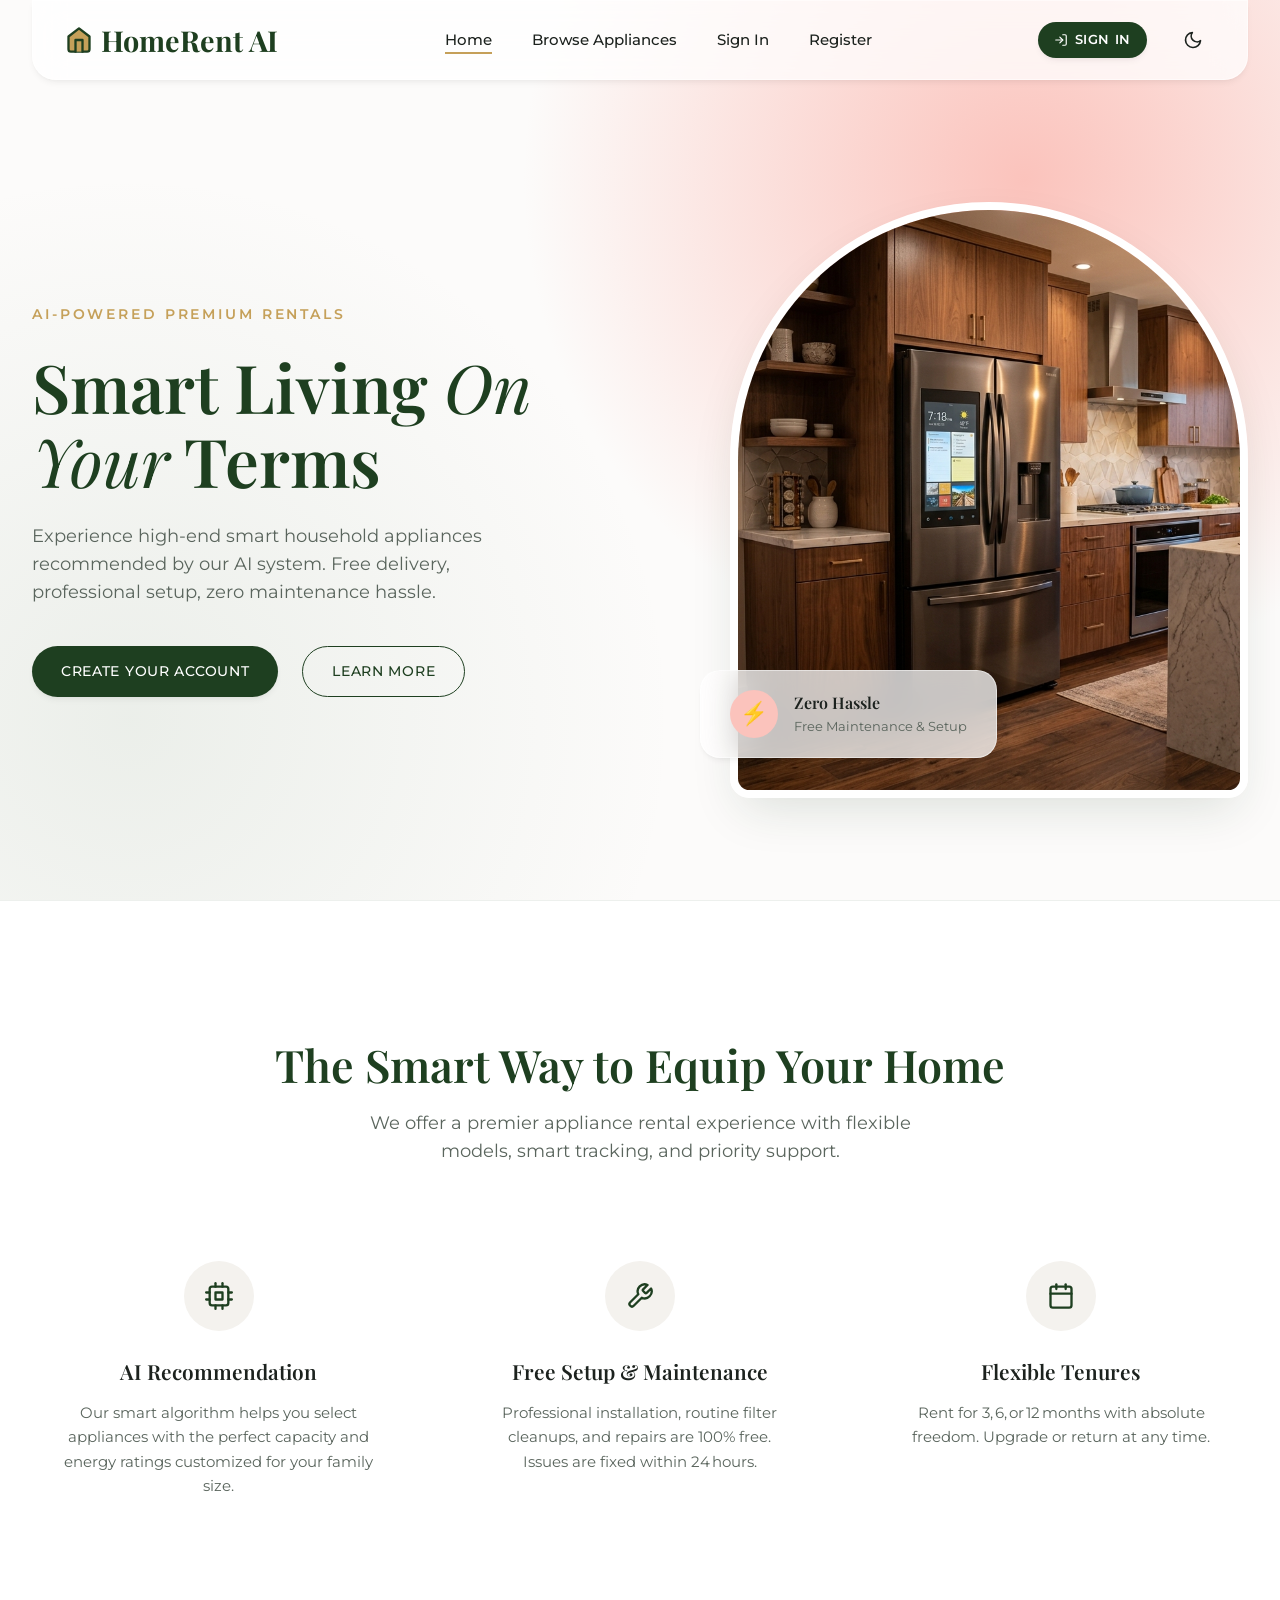
<file: home.html>
<!DOCTYPE html>
<html lang="en">
<head>
  <meta charset="UTF-8">
  <meta name="viewport" content="width=device-width, initial-scale=1.0">
  <title>HomeRent AI | Home</title>
  <link rel="stylesheet" href="styles.css">
</head>
<body>
  <header>
    <div class="container">
      <nav class="nav-wrapper glass-panel">
        <a href="home.html" class="logo" id="nav-logo">
          <svg xmlns="http://www.w3.org/2000/svg" viewBox="0 0 24 24" width="28" height="28" fill="none" stroke="currentColor" stroke-width="2" stroke-linecap="round" stroke-linejoin="round">
            <path d="M3 9l9-7 9 7v11a2 2 0 0 1-2 2H5a2 2 0 0 1-2-2z"/>
            <polyline points="9 22 9 12 15 12 15 22"/>
          </svg>
          HomeRent AI
        </a>
        <ul class="nav-links" id="main-nav-links">
          <li><a href="home.html" class="active" id="nav-link-home">Home</a></li>
          <li><a href="appliances.html" id="nav-link-shop">Browse Appliances</a></li>
          <li><a href="login.html" id="nav-link-login">Sign In</a></li>
          <li><a href="login.html?mode=register" id="nav-link-register">Register</a></li>
        </ul>
        <div class="nav-actions">
          <a href="login.html" id="home-signin-btn" class="btn-primary" style="padding: 0.5rem 1rem; border-radius: 20px; font-size: 0.8rem; font-weight: 600; text-decoration: none; display: inline-flex; align-items: center; gap: 0.4rem;">
            <svg xmlns="http://www.w3.org/2000/svg" viewBox="0 0 24 24" width="14" height="14" fill="none" stroke="currentColor" stroke-width="2" stroke-linecap="round" stroke-linejoin="round">
              <path d="M15 3h4a2 2 0 0 1 2 2v14a2 2 0 0 1-2 2h-4"></path>
              <polyline points="10 17 15 12 10 7"></polyline>
              <line x1="15" y1="12" x2="3" y2="12"></line>
            </svg>
            <span>Sign In</span>
          </a>
          <button id="theme-toggle" class="icon-btn" aria-label="Toggle Theme">
            <svg xmlns="http://www.w3.org/2000/svg" viewBox="0 0 24 24" width="20" height="20" fill="none" stroke="currentColor" stroke-width="2" stroke-linecap="round" stroke-linejoin="round" class="feather feather-sun moon-icon"><path d="M21 12.79A9 9 0 1 1 11.21 3 7 7 0 0 0 21 12.79z"/></svg>
          </button>
        </div>
      </nav>
    </div>
  </header>

  <!-- Hero Section -->
  <section class="hero" id="home">
    <div class="container">
      <div class="hero-grid">
        <div class="hero-content">
          <div class="hero-tagline">AI‑Powered Premium Rentals</div>
          <h1>Smart Living <span>On Your</span> Terms</h1>
          <p class="hero-desc">Experience high‑end smart household appliances recommended by our AI system. Free delivery, professional setup, zero maintenance hassle.</p>
          <div class="hero-buttons">
            <a href="login.html?mode=register" class="btn-primary">Create Your Account</a>
            <a href="#values" class="btn-secondary">Learn More</a>
          </div>
        </div>
        <div class="hero-visual">
          <div class="hero-img-wrapper">
            <img src="assets/images/smart_refrigerator.jpg" alt="Premium Smart Refrigerator" id="hero-img">
          </div>
          <div class="hero-floating-card glass-panel">
            <div class="icon">⚡</div>
            <div class="text">
              <h4>Zero Hassle</h4>
              <p>Free Maintenance &amp; Setup</p>
            </div>
          </div>
        </div>
      </div>
    </div>
  </section>

  <!-- Values Section -->
  <section class="values" id="values">
    <div class="container">
      <div class="section-header">
        <h2>The Smart Way to Equip Your Home</h2>
        <p>We offer a premier appliance rental experience with flexible models, smart tracking, and priority support.</p>
      </div>
      <div class="values-grid">
        <!-- Value 1 -->
        <div class="value-card">
          <div class="value-icon">
            <svg xmlns="http://www.w3.org/2000/svg" width="28" height="28" viewBox="0 0 24 24" fill="none" stroke="currentColor" stroke-width="2" stroke-linecap="round" stroke-linejoin="round">
              <rect x="4" y="4" width="16" height="16" rx="2" ry="2"/>
              <rect x="9" y="9" width="6" height="6"/>
              <line x1="9" y1="1" x2="9" y2="4"/>
              <line x1="15" y1="1" x2="15" y2="4"/>
              <line x1="9" y1="20" x2="9" y2="23"/>
              <line x1="15" y1="20" x2="15" y2="23"/>
              <line x1="20" y1="9" x2="23" y2="9"/>
              <line x1="20" y1="15" x2="23" y2="15"/>
              <line x1="1" y1="9" x2="4" y2="9"/>
              <line x1="1" y1="15" x2="4" y2="15"/>
            </svg>
          </div>
          <h3>AI Recommendation</h3>
          <p>Our smart algorithm helps you select appliances with the perfect capacity and energy ratings customized for your family size.</p>
        </div>
        <!-- Value 2 -->
        <div class="value-card">
          <div class="value-icon">
            <svg xmlns="http://www.w3.org/2000/svg" width="28" height="28" viewBox="0 0 24 24" fill="none" stroke="currentColor" stroke-width="2" stroke-linecap="round" stroke-linejoin="round">
              <path d="M14.7 6.3a1 1 0 0 0 0 1.4l1.6 1.6a1 1 0 0 0 1.4 0l3.77-3.77a6 6 0 0 1-7.94 7.94l-6.91 6.91a2.12 2.12 0 0 1-3-3l6.91-6.91a6 6 0 0 1 7.94-7.94l-3.76 3.76z"/>
            </svg>
          </div>
          <h3>Free Setup &amp; Maintenance</h3>
          <p>Professional installation, routine filter cleanups, and repairs are 100% free. Issues are fixed within 24 hours.</p>
        </div>
        <!-- Value 3 -->
        <div class="value-card">
          <div class="value-icon">
            <svg xmlns="http://www.w3.org/2000/svg" width="28" height="28" viewBox="0 0 24 24" fill="none" stroke="currentColor" stroke-width="2" stroke-linecap="round" stroke-linejoin="round">
              <rect x="3" y="4" width="18" height="18" rx="2" ry="2"/>
              <line x1="16" y1="2" x2="16" y2="6"/>
              <line x1="8" y1="2" x2="8" y2="6"/>
              <line x1="3" y1="10" x2="21" y2="10"/>
            </svg>
          </div>
          <h3>Flexible Tenures</h3>
          <p>Rent for 3, 6, or 12 months with absolute freedom. Upgrade or return at any time.</p>
        </div>
      </div>
    </div>
  </section>

  <script src="app.js"></script>
</body>
</html>
</file>
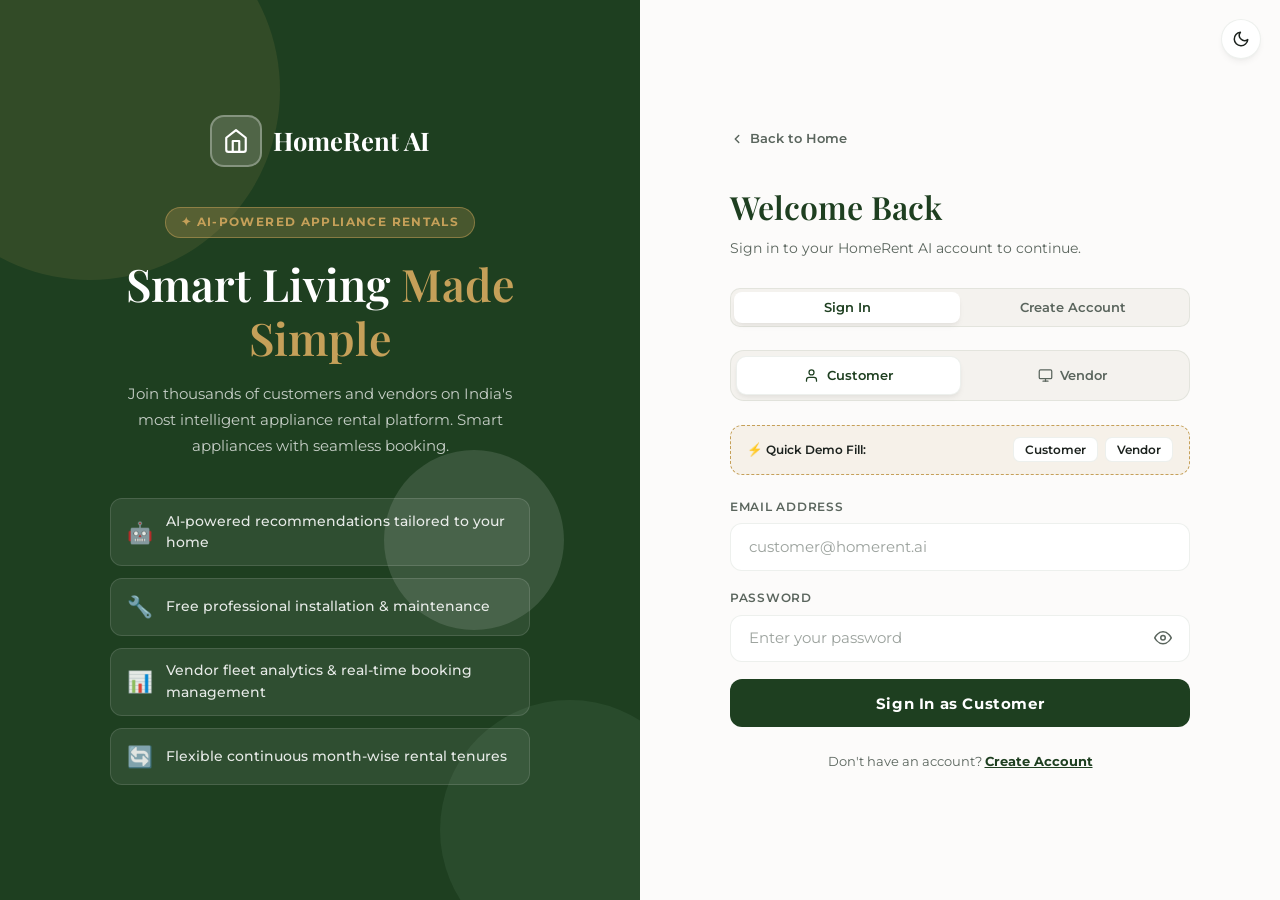
<file: login.html>
<!DOCTYPE html>
<html lang="en">
<head>
  <meta charset="UTF-8">
  <meta name="viewport" content="width=device-width, initial-scale=1.0">
  <title>HomeRent AI | Login &amp; Register</title>
  <link rel="stylesheet" href="styles.css">
  <style>
    .login-page { min-height:100vh; display:grid; grid-template-columns:1fr 1fr; overflow:hidden; }
    .login-brand-panel { background:var(--accent-primary); position:relative; display:flex; flex-direction:column; justify-content:center; align-items:center; padding:3rem; overflow:hidden; color:white; }
    .brand-blob { position:absolute; border-radius:50%; opacity:.12; animation:blobFloat 8s ease-in-out infinite; }
    .brand-blob-1 { width:380px;height:380px;background:var(--accent-gold);top:-100px;left:-100px;animation-delay:0s; }
    .brand-blob-2 { width:260px;height:260px;background:#7fa181;bottom:-60px;right:-60px;animation-delay:3s; }
    .brand-blob-3 { width:180px;height:180px;background:white;top:50%;left:60%;animation-delay:1.5s; }
    @keyframes blobFloat { 0%,100%{transform:translate(0,0) scale(1)} 33%{transform:translate(20px,-20px) scale(1.05)} 66%{transform:translate(-15px,15px) scale(.97)} }
    .brand-content { position:relative;z-index:2;text-align:center;max-width:420px; }
    .brand-logo { display:inline-flex;align-items:center;gap:.7rem;margin-bottom:2.5rem;font-family:'Playfair Display',serif;font-size:1.6rem;font-weight:700;color:white; }
    .brand-logo-icon { width:52px;height:52px;background:rgba(255,255,255,.15);border:2px solid rgba(255,255,255,.3);border-radius:14px;display:flex;align-items:center;justify-content:center; }
    .brand-tagline { display:inline-block;background:rgba(197,160,89,.25);border:1px solid rgba(197,160,89,.5);color:var(--accent-gold);font-size:.72rem;font-weight:700;letter-spacing:.12em;text-transform:uppercase;padding:.35rem .9rem;border-radius:20px;margin-bottom:1.2rem; }
    .brand-content h1 { font-size:2.8rem;color:white;line-height:1.2;margin-bottom:1rem; }
    .brand-content h1 span { color:var(--accent-gold); }
    .brand-content p { font-size:.95rem;color:rgba(255,255,255,.75);line-height:1.7;margin-bottom:2.5rem; }
    .brand-features { display:flex;flex-direction:column;gap:.75rem;text-align:left; }
    .brand-feature-item { display:flex;align-items:center;gap:.8rem;background:rgba(255,255,255,.08);border:1px solid rgba(255,255,255,.12);border-radius:12px;padding:.7rem 1rem;font-size:.85rem;color:rgba(255,255,255,.88);font-weight:500; }
    .login-form-panel { background:var(--bg-primary);display:flex;align-items:center;justify-content:center;padding:2rem;overflow-y:auto; }
    .login-card { width:100%;max-width:460px; }
    .back-link { display:inline-flex;align-items:center;gap:.4rem;font-size:.8rem;font-weight:600;color:var(--text-secondary);margin-bottom:2rem;transition:var(--transition-normal); }
    .back-link:hover { color:var(--accent-primary); }
    .login-card-header { margin-bottom:1.8rem; }
    .login-card-header h2 { font-size:2rem;color:var(--accent-primary);margin-bottom:.3rem; }
    .login-card-header p { font-size:.88rem;color:var(--text-secondary); }
    .role-tabs { display:flex;gap:0;background:var(--bg-tertiary);border-radius:14px;padding:5px;margin-bottom:1.5rem;border:1px solid var(--border-color); }
    .role-tab { flex:1;display:flex;align-items:center;justify-content:center;gap:.45rem;padding:.65rem .8rem;border-radius:10px;border:none;font-family:inherit;font-size:.82rem;font-weight:600;cursor:pointer;transition:all .25s;background:transparent;color:var(--text-secondary); }
    .role-tab.active { background:var(--bg-secondary);color:var(--accent-primary);box-shadow:var(--shadow-sm);border:1px solid var(--border-color); }
    .demo-banner { background:rgba(197,160,89,.1);border:1px dashed var(--accent-gold);border-radius:12px;padding:.7rem 1rem;margin-bottom:1.4rem;display:flex;align-items:center;justify-content:space-between;gap:.5rem; }
    .demo-banner span { font-size:.78rem;font-weight:600;color:var(--text-primary); }
    .demo-btns { display:flex;gap:.4rem; }
    .demo-btn { background:var(--bg-secondary);border:1px solid var(--border-color);color:var(--text-primary);padding:.3rem .7rem;border-radius:7px;font-size:.72rem;font-weight:600;cursor:pointer;transition:all .2s; }
    .demo-btn:hover { background:var(--accent-primary);color:white;border-color:var(--accent-primary); }
    .mode-switcher { display:flex;background:var(--bg-tertiary);border-radius:10px;padding:3px;margin-bottom:1.4rem;border:1px solid var(--border-color); }
    .mode-btn { flex:1;text-align:center;padding:.5rem;font-size:.8rem;font-weight:600;cursor:pointer;border-radius:8px;border:none;background:transparent;color:var(--text-secondary);transition:all .2s;font-family:inherit; }
    .mode-btn.active { background:var(--bg-secondary);color:var(--accent-primary);box-shadow:var(--shadow-sm); }
    .auth-form { display:flex;flex-direction:column;gap:1.1rem; }
    .form-field { display:flex;flex-direction:column;gap:.4rem; }
    .form-field label { font-size:.78rem;font-weight:600;text-transform:uppercase;letter-spacing:.06em;color:var(--text-secondary); }
    .form-field input { width:100%;padding:.85rem 1.1rem;border-radius:12px;border:1.5px solid var(--border-color);background:var(--bg-secondary);color:var(--text-primary);font-size:.92rem;font-family:inherit;transition:all .25s; }
    .form-field input:focus { outline:none;border-color:var(--accent-secondary);box-shadow:0 0 0 3px rgba(140,168,141,.15); }
    .form-field input::placeholder { color:var(--text-secondary);opacity:.6; }
    .pw-wrapper { position:relative; }
    .pw-wrapper input { padding-right:3rem; }
    .pw-eye { position:absolute;right:.9rem;top:50%;transform:translateY(-50%);cursor:pointer;color:var(--text-secondary);background:none;border:none;display:flex;padding:.2rem; }
    .pw-eye:hover { color:var(--accent-primary); }
    .error-msg { background:rgba(231,76,60,.1);border:1px solid rgba(231,76,60,.4);color:#c0392b;padding:.6rem .9rem;border-radius:10px;font-size:.8rem;display:none;text-align:center; }
    .submit-btn { width:100%;padding:.9rem;background:var(--accent-primary);color:white;border:none;border-radius:12px;font-family:inherit;font-size:.95rem;font-weight:700;cursor:pointer;letter-spacing:.04em;transition:all .3s;position:relative;overflow:hidden; }
    .submit-btn::before { content:'';position:absolute;top:0;left:-100%;width:100%;height:100%;background:linear-gradient(90deg,transparent,rgba(255,255,255,.2),transparent);transition:.5s; }
    .submit-btn:hover::before { left:100%; }
    .submit-btn:hover { background:var(--accent-gold);color:#1c221e;transform:translateY(-1px);box-shadow:var(--shadow-md); }
    .auth-footer-text { text-align:center;font-size:.82rem;color:var(--text-secondary);margin-top:.4rem; }
    .auth-footer-text a { color:var(--accent-primary);font-weight:700;text-decoration:underline;cursor:pointer; }
    .auth-footer-text a:hover { color:var(--accent-gold); }
    .success-screen { display:none;flex-direction:column;align-items:center;text-align:center;gap:1rem;padding:2rem 0; }
    .success-screen.visible { display:flex; }
    .success-checkmark { width:72px;height:72px;background:rgba(30,63,32,.1);border:3px solid var(--accent-primary);border-radius:50%;display:flex;align-items:center;justify-content:center;font-size:2rem;color:var(--accent-primary);animation:popIn .5s cubic-bezier(.16,1,.3,1); }
    @keyframes popIn { 0%{transform:scale(0);opacity:0} 100%{transform:scale(1);opacity:1} }
    .success-screen h3 { font-size:1.5rem;color:var(--accent-primary); }
    .success-screen p { font-size:.88rem;color:var(--text-secondary); }
    .redirect-bar { width:100%;height:4px;background:var(--bg-tertiary);border-radius:2px;overflow:hidden;margin-top:.5rem; }
    .redirect-progress { height:100%;background:linear-gradient(90deg,var(--accent-primary),var(--accent-gold));border-radius:2px;width:0%;transition:width 2.5s linear; }
    .theme-toggle-login { position:fixed;top:1.2rem;right:1.2rem;width:40px;height:40px;border-radius:50%;background:var(--bg-secondary);border:1px solid var(--border-color);box-shadow:var(--shadow-sm);display:flex;align-items:center;justify-content:center;cursor:pointer;color:var(--text-primary);z-index:100;transition:all .3s; }
    .theme-toggle-login:hover { background:var(--accent-primary);color:white; }
    @media(max-width:860px) { .login-page{grid-template-columns:1fr} .login-brand-panel{display:none} }
  </style>
</head>
<body>
  <button class="theme-toggle-login" id="theme-toggle" title="Toggle Dark Mode" aria-label="Toggle Theme">
    <svg xmlns="http://www.w3.org/2000/svg" viewBox="0 0 24 24" width="18" height="18" fill="none" stroke="currentColor" stroke-width="2" stroke-linecap="round" stroke-linejoin="round"><path d="M21 12.79A9 9 0 1 1 11.21 3 7 7 0 0 0 21 12.79z"/></svg>
  </button>

  <div class="login-page">
    <div class="login-brand-panel">
      <div class="brand-blob brand-blob-1"></div>
      <div class="brand-blob brand-blob-2"></div>
      <div class="brand-blob brand-blob-3"></div>
      <div class="brand-content">
        <div class="brand-logo">
          <div class="brand-logo-icon">
            <svg xmlns="http://www.w3.org/2000/svg" viewBox="0 0 24 24" width="26" height="26" fill="none" stroke="white" stroke-width="2" stroke-linecap="round" stroke-linejoin="round"><path d="M3 9l9-7 9 7v11a2 2 0 0 1-2 2H5a2 2 0 0 1-2-2z"/><polyline points="9 22 9 12 15 12 15 22"/></svg>
          </div>
          HomeRent AI
        </div>
        <div class="brand-tagline">&#10022; AI-Powered Appliance Rentals</div>
        <h1>Smart Living <span>Made Simple</span></h1>
        <p>Join thousands of customers and vendors on India's most intelligent appliance rental platform. Smart appliances with seamless booking.</p>
        <div class="brand-features">
          <div class="brand-feature-item"><span style="font-size:1.3rem">&#129302;</span><span>AI-powered recommendations tailored to your home</span></div>
          <div class="brand-feature-item"><span style="font-size:1.3rem">&#128295;</span><span>Free professional installation &amp; maintenance</span></div>
          <div class="brand-feature-item"><span style="font-size:1.3rem">&#128202;</span><span>Vendor fleet analytics &amp; real-time booking management</span></div>
          <div class="brand-feature-item"><span style="font-size:1.3rem">&#128260;</span><span>Flexible continuous month-wise rental tenures</span></div>
        </div>
      </div>
    </div>

    <div class="login-form-panel">
      <div class="login-card">
        <a href="index.html" class="back-link">
          <svg xmlns="http://www.w3.org/2000/svg" width="14" height="14" viewBox="0 0 24 24" fill="none" stroke="currentColor" stroke-width="2.5" stroke-linecap="round" stroke-linejoin="round"><polyline points="15 18 9 12 15 6"/></svg>
          Back to Home
        </a>

        <div class="login-card-header">
          <h2 id="card-title">Welcome Back</h2>
          <p id="card-subtitle">Sign in to your HomeRent AI account to continue.</p>
        </div>

        <div class="mode-switcher">
          <button class="mode-btn active" id="btn-login" onclick="switchMode('login')">Sign In</button>
          <button class="mode-btn" id="btn-register" onclick="switchMode('register')">Create Account</button>
        </div>

        <div class="role-tabs">
          <button class="role-tab active" id="tab-customer" data-role="customer" onclick="selectRole('customer')">
            <svg xmlns="http://www.w3.org/2000/svg" width="15" height="15" viewBox="0 0 24 24" fill="none" stroke="currentColor" stroke-width="2" stroke-linecap="round" stroke-linejoin="round"><path d="M20 21v-2a4 4 0 0 0-4-4H8a4 4 0 0 0-4 4v2"/><circle cx="12" cy="7" r="4"/></svg>
            Customer
          </button>
          <button class="role-tab" id="tab-vendor" data-role="vendor" onclick="selectRole('vendor')">
            <svg xmlns="http://www.w3.org/2000/svg" width="15" height="15" viewBox="0 0 24 24" fill="none" stroke="currentColor" stroke-width="2" stroke-linecap="round" stroke-linejoin="round"><rect x="2" y="3" width="20" height="14" rx="2" ry="2"/><line x1="8" y1="21" x2="16" y2="21"/><line x1="12" y1="17" x2="12" y2="21"/></svg>
            Vendor
          </button>
        </div>

        <div class="demo-banner">
          <span>&#9889; Quick Demo Fill:</span>
          <div class="demo-btns">
            <button class="demo-btn" onclick="fillDemo('customer')">Customer</button>
            <button class="demo-btn" onclick="fillDemo('vendor')">Vendor</button>
          </div>
        </div>

        <form class="auth-form" id="auth-form" onsubmit="handleSubmit(event)">
          <input type="hidden" id="auth-role" value="customer">
          <input type="hidden" id="auth-mode" value="login">

          <div class="form-field" id="field-name" style="display:none;">
            <label for="inp-name">Full Name / Store Name</label>
            <input type="text" id="inp-name" placeholder="Aarav Sharma">
          </div>
          <div class="form-field">
            <label for="inp-email">Email Address</label>
            <input type="email" id="inp-email" required placeholder="customer@homerent.ai">
          </div>
          <div class="form-field">
            <label for="inp-password">Password</label>
            <div class="pw-wrapper">
              <input type="password" id="inp-password" required placeholder="Enter your password" minlength="6">
              <button type="button" class="pw-eye" onclick="togglePassword()" title="Show/Hide Password">
                <svg id="eye-icon" xmlns="http://www.w3.org/2000/svg" width="18" height="18" viewBox="0 0 24 24" fill="none" stroke="currentColor" stroke-width="2" stroke-linecap="round" stroke-linejoin="round"><path d="M1 12s4-8 11-8 11 8 11 8-4 8-11 8-11-8-11-8z"/><circle cx="12" cy="12" r="3"/></svg>
              </button>
            </div>
          </div>
          <div class="form-field" id="field-confirm" style="display:none;">
            <label for="inp-confirm">Confirm Password</label>
            <div class="pw-wrapper">
              <input type="password" id="inp-confirm" placeholder="Re-enter your password">
            </div>
          </div>

          <div class="error-msg" id="error-msg"></div>

          <button type="submit" class="submit-btn" id="submit-btn">Sign In as Customer</button>
          <div class="auth-footer-text">
            <span id="footer-text">Don't have an account?</span>
            <a onclick="switchMode(currentMode==='login'?'register':'login')" id="footer-link">Create Account</a>
          </div>
        </form>

        <div class="success-screen" id="success-screen">
          <div class="success-checkmark">&#10003;</div>
          <h3 id="success-title">Welcome back!</h3>
          <p id="success-desc">You are signed in. Redirecting to HomeRent AI...</p>
          <div class="redirect-bar"><div class="redirect-progress" id="redirect-bar"></div></div>
        </div>
      </div>
    </div>
  </div>

  <script>
    const DEFAULT_USERS = [
      {email:"customer@homerent.ai",password:"customer123",name:"Aarav Sharma",role:"customer"},
      {email:"vendor@homerent.ai",password:"vendor123",name:"SmartRent Vendor",role:"vendor"}
    ];
    let currentMode = "login";
    let currentRole = "customer";

    function getUsers() {
      const s = localStorage.getItem("registeredUsers");
      return s ? JSON.parse(s) : [...DEFAULT_USERS];
    }
    function saveUsers(u) { localStorage.setItem("registeredUsers", JSON.stringify(u)); }
    function capitalize(s) { return s.charAt(0).toUpperCase()+s.slice(1); }
    function showError(m) { const e=document.getElementById("error-msg"); e.textContent=m; e.style.display="block"; }
    function hideError() { document.getElementById("error-msg").style.display="none"; }

    function switchMode(mode) {
      currentMode = mode;
      document.getElementById("auth-mode").value = mode;
      const login = mode==="login";
      document.getElementById("btn-login").classList.toggle("active", login);
      document.getElementById("btn-register").classList.toggle("active", !login);
      document.getElementById("field-name").style.display    = login ? "none" : "flex";
      document.getElementById("field-confirm").style.display = login ? "none" : "flex";
      document.getElementById("inp-name").required    = !login;
      document.getElementById("inp-confirm").required = !login;
      document.getElementById("card-title").textContent   = login ? "Welcome Back" : "Create Account";
      document.getElementById("card-subtitle").textContent = login
        ? "Sign in to your HomeRent AI account to continue."
        : "Register a new HomeRent AI account as "+capitalize(currentRole)+".";
      document.getElementById("footer-text").textContent = login ? "Don't have an account?" : "Already have an account?";
      document.getElementById("footer-link").textContent  = login ? "Create Account" : "Sign In";
      updateBtn(); hideError();
    }

    function selectRole(role) {
      currentRole = role;
      document.getElementById("auth-role").value = role;
      document.querySelectorAll(".role-tab").forEach(t => t.classList.toggle("active", t.getAttribute("data-role")===role));
      document.getElementById("inp-email").placeholder = role==="vendor" ? "vendor@homerent.ai" : "customer@homerent.ai";
      if (currentMode==="register")
        document.getElementById("card-subtitle").textContent = "Register a new HomeRent AI account as "+capitalize(role)+".";
      updateBtn(); hideError();
    }

    function updateBtn() {
      document.getElementById("submit-btn").textContent =
        (currentMode==="login" ? "Sign In" : "Create Account") + " as " + capitalize(currentRole);
    }

    function fillDemo(role) {
      selectRole(role); switchMode("login");
      document.getElementById("inp-email").value    = role==="vendor" ? "vendor@homerent.ai" : "customer@homerent.ai";
      document.getElementById("inp-password").value = role==="vendor" ? "vendor123" : "customer123";
      hideError();
    }

    function togglePassword() {
      const pw = document.getElementById("inp-password");
      const hidden = pw.type==="password";
      pw.type = hidden ? "text" : "password";
      document.getElementById("eye-icon").innerHTML = hidden
        ? '<path d="M17.94 17.94A10.07 10.07 0 0 1 12 20c-7 0-11-8-11-8a18.45 18.45 0 0 1 5.06-5.94"/><path d="M9.9 4.24A9.12 9.12 0 0 1 12 4c7 0 11 8 11 8a18.5 18.5 0 0 1-2.16 3.19"/><line x1="1" y1="1" x2="23" y2="23"/>'
        : '<path d="M1 12s4-8 11-8 11 8 11 8-4 8-11 8-11-8-11-8z"/><circle cx="12" cy="12" r="3"/>';
    }

    async function handleSubmit(e) {
      e.preventDefault(); hideError();
      const email = document.getElementById("inp-email").value.trim().toLowerCase();
      const pw    = document.getElementById("inp-password").value;
      const role  = document.getElementById("auth-role").value;
      const mode  = document.getElementById("auth-mode").value;

      if (mode==="login") {
        try {
          const res = await fetch('/api/users', {
            method: 'POST',
            headers: { 'Content-Type': 'application/json' },
            body: JSON.stringify({ action: 'login', email, password: pw, role })
          });
          if (!res.ok) {
            const errData = await res.json().catch(() => ({}));
            showError(errData.error || "Invalid email, password, or role. Please try again.");
            return;
          }
          const user = await res.json();
          doLogin(user);
        } catch(err) {
          // Fallback to demo accounts if server unreachable
          const DEMO = [{email:"customer@homerent.ai",password:"customer123",name:"Aarav Sharma",role:"customer"},{email:"vendor@homerent.ai",password:"vendor123",name:"SmartRent Vendor",role:"vendor"}];
          const user = DEMO.find(u => u.email===email && u.password===pw && u.role===role);
          if (!user) { showError("Invalid email, password, or role. Please try again."); return; }
          doLogin(user);
        }
      } else {
        const name    = document.getElementById("inp-name").value.trim();
        const confirm = document.getElementById("inp-confirm").value;
        if (!name)          { showError("Please enter your full name."); return; }
        if (pw.length < 6)  { showError("Password must be at least 6 characters."); return; }
        if (pw !== confirm)  { showError("Passwords do not match."); return; }
        try {
          const res = await fetch('/api/users', {
            method: 'POST',
            headers: { 'Content-Type': 'application/json' },
            body: JSON.stringify({ action: 'register', name, email, password: pw, role })
          });
          if (!res.ok) {
            const errData = await res.json().catch(() => ({}));
            showError(errData.error || "Registration failed. Please try again.");
            return;
          }
          const newUser = await res.json();
          doLogin(newUser);
        } catch(err) {
          showError("Could not connect to server. Please try again.");
        }
      }
    }

    function doLogin(user) {
      localStorage.setItem("currentUser", JSON.stringify(user));
      document.getElementById("auth-form").style.display = "none";
      document.querySelector(".mode-switcher").style.display = "none";
      document.querySelector(".role-tabs").style.display = "none";
      document.querySelector(".demo-banner").style.display = "none";
      const ss = document.getElementById("success-screen");
      ss.classList.add("visible");
      document.getElementById("success-title").textContent = "Welcome, "+user.name.split(" ")[0]+"! \uD83D\uDC4B";
      document.getElementById("success-desc").textContent  = user.role==="vendor"
        ? "Vendor login successful. Redirecting to Vendor Console..."
        : "Customer login successful. Requesting location for nearby distance...";
      setTimeout(() => { document.getElementById("redirect-bar").style.width="100%"; }, 50);

      const finishRedirect = () => {
        const target = user.role === "vendor" ? "appliances.html?view=vendor" : "appliances.html";
        window.location.href = target;
      };

      // Request location permission ONLY for Customer login; Vendors never prompted
      if (user.role === "customer" && navigator.geolocation) {
        let finished = false;
        const fallbackTimer = setTimeout(() => {
          if (!finished) {
            finished = true;
            finishRedirect();
          }
        }, 2800);

        navigator.geolocation.getCurrentPosition(
          (pos) => {
            if (finished) return;
            finished = true;
            clearTimeout(fallbackTimer);
            const lat = Number(pos.coords.latitude.toFixed(6));
            const lng = Number(pos.coords.longitude.toFixed(6));
            user.location = { latitude: lat, longitude: lng };
            user.locationDenied = false;
            localStorage.setItem("currentUser", JSON.stringify(user));

            fetch('/api/users/location', {
              method: 'POST',
              headers: { 'Content-Type': 'application/json' },
              body: JSON.stringify({ email: user.email, latitude: lat, longitude: lng })
            }).catch(console.error).finally(() => {
              finishRedirect();
            });
          },
          (err) => {
            if (finished) return;
            finished = true;
            clearTimeout(fallbackTimer);
            console.warn("Location permission denied or unavailable:", err.message);
            user.location = null;
            user.locationDenied = true;
            localStorage.setItem("currentUser", JSON.stringify(user));
            finishRedirect();
          },
          { timeout: 2500, maximumAge: 600000, enableHighAccuracy: true }
        );
      } else {
        // Vendor or geolocation unsupported: direct redirect
        setTimeout(finishRedirect, 800);
      }
    }

    // Theme
    (function(){ const t=localStorage.getItem("theme")||"light"; document.documentElement.setAttribute("data-theme",t); })();
    document.getElementById("theme-toggle").addEventListener("click", function() {
      const c=document.documentElement.getAttribute("data-theme");
      const n=c==="dark"?"light":"dark";
      document.documentElement.setAttribute("data-theme",n);
      localStorage.setItem("theme",n);
    });

    (function(){
      const params = new URLSearchParams(window.location.search);
      const requestedMode = params.get("mode");
      if (requestedMode === "register") switchMode("register");
      const requestedRole = params.get("role");
      if (requestedRole === "vendor") selectRole("vendor");
    })();

    // Show existing session banner without hiding the login form
    (function(){
      const s = localStorage.getItem("currentUser");
      if(!s) return;
      let user;
      try { user = JSON.parse(s); } catch(e) { return; }
      if (!user) return;

      const header = document.querySelector(".login-card-header");
      if (header) {
        const banner = document.createElement("div");
        banner.style.cssText = "background: rgba(30,63,32,0.08); border: 1px solid var(--border-color); border-radius: 10px; padding: 0.6rem 0.9rem; margin-bottom: 1rem; font-size: 0.82rem; display: flex; justify-content: space-between; align-items: center;";
        const target = user.role === "vendor" ? "appliances.html?view=vendor" : "appliances.html";
        banner.innerHTML = `
          <span>Signed in as <strong>${user.name}</strong> (${capitalize(user.role)})</span>
          <div style="display:flex; gap:0.6rem; align-items:center;">
            <a href="${target}" style="color:var(--accent-primary); font-weight:700; text-decoration:underline;">Continue &rarr;</a>
            <button type="button" onclick="localStorage.removeItem('currentUser'); window.location.reload();" style="background:none; border:none; color:var(--text-secondary); cursor:pointer; text-decoration:underline; font-size:0.8rem; font-family:inherit;">Sign Out</button>
          </div>
        `;
        header.parentNode.insertBefore(banner, header.nextSibling);
      }
    })();
  </script>
</body>
</html>
</file>
<file: styles.css>
@import url('https://fonts.googleapis.com/css2?family=Montserrat:wght@300;400;500;600;700&family=Playfair+Display:ital,wght@0,400;0,600;0,700;1,400&display=swap');

/* --- CUSTOM VARIABLES & THEMES --- */
:root {
  /* Colors - Light Mode */
  --bg-primary: #fcfbfa;
  --bg-secondary: #ffffff;
  --bg-tertiary: #f4f2ee;
  --text-primary: #1c221e;
  --text-secondary: #5a655d;
  --accent-primary: #1e3f20; /* Deep Forest Green */
  --accent-secondary: #7fa181; /* Sage Green */
  --accent-gold: #c5a059; /* Muted Champagne Gold */
  --accent-blush: #fbc3bc;
  --border-color: rgba(30, 63, 32, 0.08);
  --shadow-sm: 0 4px 6px -1px rgba(0, 0, 0, 0.05), 0 2px 4px -1px rgba(0, 0, 0, 0.03);
  --shadow-md: 0 10px 25px -5px rgba(30, 63, 32, 0.08), 0 8px 10px -6px rgba(30, 63, 32, 0.05);
  --shadow-lg: 0 20px 50px -12px rgba(30, 63, 32, 0.15);
  --glass-bg: rgba(255, 255, 255, 0.75);
  --glass-border: rgba(255, 255, 255, 0.5);
  --transition-normal: all 0.4s cubic-bezier(0.16, 1, 0.3, 1);
  --transition-slow: all 0.6s cubic-bezier(0.16, 1, 0.3, 1);
}

[data-theme="dark"] {
  /* Colors - Dark Mode */
  --bg-primary: #0f1310;
  --bg-secondary: #161c18;
  --bg-tertiary: #1f2722;
  --text-primary: #f5f7f5;
  --text-secondary: #9cb0a0;
  --accent-primary: #8ca88d;
  --accent-secondary: #1e3f20;
  --accent-gold: #e5c17d;
  --accent-blush: #fda096;
  --border-color: rgba(255, 255, 255, 0.08);
  --shadow-sm: 0 4px 6px -1px rgba(0, 0, 0, 0.3);
  --shadow-md: 0 10px 25px -5px rgba(0, 0, 0, 0.4);
  --shadow-lg: 0 20px 50px -12px rgba(0, 0, 0, 0.6);
  --glass-bg: rgba(22, 28, 24, 0.75);
  --glass-border: rgba(255, 255, 255, 0.08);
}

/* --- BASICS & RESET --- */
* {
  box-sizing: border-box;
  margin: 0;
  padding: 0;
  scroll-behavior: smooth;
}

body {
  font-family: 'Montserrat', sans-serif;
  background-color: var(--bg-primary);
  color: var(--text-primary);
  line-height: 1.6;
  transition: background-color 0.5s ease, color 0.5s ease;
  overflow-x: hidden;
}

h1, h2, h3, h4, .font-serif {
  font-family: 'Playfair Display', serif;
  font-weight: 600;
}

a {
  text-decoration: none;
  color: inherit;
  transition: var(--transition-normal);
}

button, input, select, textarea {
  font-family: inherit;
  outline: none;
  border: none;
}

button {
  cursor: pointer;
  background: none;
}

img {
  max-width: 100%;
  height: auto;
  display: block;
}

/* --- SCROLLBAR --- */
::-webkit-scrollbar {
  width: 8px;
}
::-webkit-scrollbar-track {
  background: var(--bg-primary);
}
::-webkit-scrollbar-thumb {
  background: var(--accent-secondary);
  border-radius: 4px;
}
::-webkit-scrollbar-thumb:hover {
  background: var(--accent-gold);
}

/* --- REUSABLE UTILITIES & COMPONENTS --- */
.container {
  max-width: 1280px;
  margin: 0 auto;
  padding: 0 2rem;
}

.glass-panel {
  background: var(--glass-bg);
  backdrop-filter: blur(16px);
  -webkit-backdrop-filter: blur(16px);
  border: 1px solid var(--glass-border);
  box-shadow: var(--shadow-sm);
}

.btn-primary {
  background: var(--accent-primary);
  color: var(--bg-secondary);
  padding: 0.8rem 1.8rem;
  border-radius: 50px;
  font-weight: 500;
  font-size: 0.9rem;
  letter-spacing: 0.05em;
  text-transform: uppercase;
  display: inline-flex;
  align-items: center;
  gap: 0.5rem;
  box-shadow: var(--shadow-sm);
  transition: var(--transition-normal);
  position: relative;
  overflow: hidden;
}

.btn-primary::before {
  content: '';
  position: absolute;
  top: 0;
  left: -100%;
  width: 100%;
  height: 100%;
  background: linear-gradient(
    90deg,
    transparent,
    rgba(255, 255, 255, 0.2),
    transparent
  );
  transition: 0.5s;
}

.btn-primary:hover::before {
  left: 100%;
}

.btn-primary:hover {
  transform: translateY(-2px);
  box-shadow: var(--shadow-md);
  background: var(--accent-gold);
  color: #1c221e;
}

.btn-secondary {
  border: 1px solid var(--accent-primary);
  color: var(--accent-primary);
  padding: 0.8rem 1.8rem;
  border-radius: 50px;
  font-weight: 500;
  font-size: 0.9rem;
  letter-spacing: 0.05em;
  text-transform: uppercase;
  display: inline-flex;
  align-items: center;
  gap: 0.5rem;
  transition: var(--transition-normal);
}

.btn-secondary:hover {
  background: var(--accent-primary);
  color: var(--bg-secondary);
  transform: translateY(-2px);
}

/* Section Title Styling */
.section-header {
  text-align: center;
  margin-bottom: 3.5rem;
}

.section-header h2 {
  font-size: 2.8rem;
  color: var(--accent-primary);
  margin-bottom: 0.5rem;
}

.section-header p {
  color: var(--text-secondary);
  font-size: 1.1rem;
  max-width: 600px;
  margin: 0 auto;
}

/* --- HEADER & NAVIGATION --- */
header {
  position: fixed;
  top: 0;
  left: 0;
  width: 100%;
  z-index: 100;
  transition: var(--transition-normal);
}

header.scrolled {
  padding: 0.5rem 0;
  box-shadow: var(--shadow-md);
}

.nav-wrapper {
  display: flex;
  justify-content: space-between;
  align-items: center;
  height: 80px;
  padding: 0 2rem;
  border-radius: 0 0 24px 24px;
}

.logo {
  font-family: 'Playfair Display', serif;
  font-size: 1.8rem;
  font-weight: 700;
  color: var(--accent-primary);
  display: flex;
  align-items: center;
  gap: 0.5rem;
}

.logo svg {
  fill: var(--accent-gold);
}

.nav-links {
  display: flex;
  gap: 2.5rem;
  list-style: none;
}

.nav-links a {
  font-weight: 500;
  font-size: 0.95rem;
  position: relative;
}

.nav-links a::after {
  content: '';
  position: absolute;
  bottom: -5px;
  left: 0;
  width: 0;
  height: 2px;
  background-color: var(--accent-gold);
  transition: var(--transition-normal);
}

.nav-links a:hover::after,
.nav-links a.active::after {
  width: 100%;
}

.nav-actions {
  display: flex;
  align-items: center;
  gap: 1.5rem;
}

.icon-btn {
  font-size: 1.4rem;
  color: var(--text-primary);
  position: relative;
  display: flex;
  align-items: center;
  justify-content: center;
  width: 44px;
  height: 44px;
  border-radius: 50%;
  transition: var(--transition-normal);
}

.icon-btn:hover {
  background: var(--bg-tertiary);
  color: var(--accent-gold);
  transform: scale(1.05);
}

.badge {
  position: absolute;
  top: 4px;
  right: 4px;
  background: var(--accent-gold);
  color: #1c221e;
  font-size: 0.7rem;
  font-weight: 700;
  width: 18px;
  height: 18px;
  border-radius: 50%;
  display: flex;
  align-items: center;
  justify-content: center;
  transition: transform 0.3s cubic-bezier(0.175, 0.885, 0.32, 1.275);
}

.badge.bounce {
  transform: scale(1.3);
}

/* --- HERO SECTION --- */
.hero {
  position: relative;
  min-height: 100vh;
  display: flex;
  align-items: center;
  padding-top: 100px;
  overflow: hidden;
  background: radial-gradient(circle at 80% 20%, var(--accent-blush) 0%, transparent 40%),
              radial-gradient(circle at 10% 80%, rgba(140, 168, 141, 0.15) 0%, transparent 40%);
}

.hero-grid {
  display: grid;
  grid-template-columns: 1.1fr 0.9fr;
  gap: 4rem;
  align-items: center;
}

.hero-content {
  opacity: 0;
  transform: translateY(30px);
  animation: fadeInUp 1s forwards 0.3s;
}

.hero-tagline {
  font-size: 0.9rem;
  text-transform: uppercase;
  letter-spacing: 0.2em;
  color: var(--accent-gold);
  font-weight: 600;
  margin-bottom: 1.5rem;
}

.hero h1 {
  font-size: 4.2rem;
  line-height: 1.1;
  color: var(--accent-primary);
  margin-bottom: 1.5rem;
}

.hero h1 span {
  font-style: italic;
  font-weight: 400;
}

.hero-desc {
  font-size: 1.1rem;
  color: var(--text-secondary);
  margin-bottom: 2.5rem;
  max-width: 520px;
}

.hero-buttons {
  display: flex;
  gap: 1.5rem;
}

.hero-visual {
  position: relative;
  opacity: 0;
  transform: scale(0.9);
  animation: scaleIn 1.2s forwards 0.5s;
}

.hero-img-wrapper {
  position: relative;
  border-radius: 400px 400px 30px 30px;
  overflow: hidden;
  box-shadow: var(--shadow-lg);
  border: 8px solid var(--bg-secondary);
}

.hero-img-wrapper img {
  width: 100%;
  height: 580px;
  object-fit: cover;
  transition: transform 8s ease;
}

.hero-img-wrapper:hover img {
  transform: scale(1.08);
}

.hero-floating-card {
  position: absolute;
  bottom: 40px;
  left: -30px;
  padding: 1.2rem 1.8rem;
  border-radius: 20px;
  display: flex;
  align-items: center;
  gap: 1rem;
  animation: floating 4s ease-in-out infinite;
}

.hero-floating-card .icon {
  background: var(--accent-blush);
  width: 48px;
  height: 48px;
  border-radius: 50%;
  display: flex;
  align-items: center;
  justify-content: center;
  font-size: 1.4rem;
  color: var(--accent-primary);
}

.hero-floating-card .text h4 {
  font-size: 1rem;
  margin-bottom: 0.1rem;
}

.hero-floating-card .text p {
  font-size: 0.8rem;
  color: var(--text-secondary);
}

/* --- VALUE PROPOSITIONS --- */
.values {
  padding: 8rem 0;
  background-color: var(--bg-secondary);
  border-top: 1px solid var(--border-color);
  border-bottom: 1px solid var(--border-color);
}

.values-grid {
  display: grid;
  grid-template-columns: repeat(auto-fit, minmax(280px, 1fr));
  gap: 3rem;
}

.value-card {
  text-align: center;
  padding: 2.5rem 2rem;
  border-radius: 24px;
  transition: var(--transition-normal);
}

.value-card:hover {
  transform: translateY(-8px);
  background: var(--bg-primary);
  box-shadow: var(--shadow-md);
}

.value-icon {
  width: 70px;
  height: 70px;
  border-radius: 50%;
  background: var(--bg-tertiary);
  color: var(--accent-primary);
  display: flex;
  align-items: center;
  justify-content: center;
  font-size: 1.8rem;
  margin: 0 auto 1.5rem;
  transition: var(--transition-normal);
}

.value-card:hover .value-icon {
  background: var(--accent-gold);
  color: #1c221e;
  transform: rotateY(180deg);
}

.value-card h3 {
  font-size: 1.3rem;
  margin-bottom: 0.8rem;
}

.value-card p {
  color: var(--text-secondary);
  font-size: 0.95rem;
}

/* --- BOQUET CATALOG SECTION --- */
.catalog {
  padding: 8rem 0;
}

/* Filters & Sorting */
.catalog-controls {
  display: flex;
  justify-content: space-between;
  align-items: center;
  margin-bottom: 3.5rem;
  flex-wrap: wrap;
  gap: 1.5rem;
}

.filter-tabs {
  display: flex;
  gap: 0.8rem;
  overflow-x: auto;
  padding-bottom: 5px;
}

.filter-tab {
  padding: 0.6rem 1.4rem;
  border-radius: 30px;
  font-size: 0.9rem;
  font-weight: 500;
  border: 1px solid var(--border-color);
  background: var(--bg-secondary);
  color: var(--text-secondary);
  white-space: nowrap;
  transition: var(--transition-normal);
}

.filter-tab:hover {
  border-color: var(--accent-secondary);
  color: var(--text-primary);
}

.filter-tab.active {
  background: var(--accent-primary);
  color: var(--bg-secondary);
  border-color: var(--accent-primary);
}

.sort-wrapper {
  display: flex;
  align-items: center;
  gap: 0.8rem;
}

.sort-wrapper label {
  font-size: 0.9rem;
  font-weight: 500;
  color: var(--text-secondary);
}

.sort-select {
  padding: 0.6rem 1.5rem;
  border-radius: 30px;
  background: var(--bg-secondary);
  border: 1px solid var(--border-color);
  color: var(--text-primary);
  font-weight: 500;
  cursor: pointer;
  transition: var(--transition-normal);
}

.sort-select:hover {
  border-color: var(--accent-secondary);
}

/* Product Grid */
.products-grid {
  display: grid;
  grid-template-columns: repeat(auto-fill, minmax(340px, 1fr));
  gap: 3rem;
}

/* Product Card */
.product-card {
  border-radius: 24px;
  overflow: hidden;
  background: var(--bg-secondary);
  border: 1px solid var(--border-color);
  box-shadow: var(--shadow-sm);
  transition: var(--transition-slow);
  display: flex;
  flex-direction: column;
  height: 100%;
}

.product-card:hover {
  transform: translateY(-10px);
  box-shadow: var(--shadow-lg);
  border-color: var(--accent-secondary);
}

.product-img-container {
  position: relative;
  overflow: hidden;
  height: 275px;
  background-color: var(--bg-tertiary);
}

.product-img-container img {
  width: 100%;
  height: 100%;
  object-fit: cover;
  transition: transform 1.2s cubic-bezier(0.16, 1, 0.3, 1);
}

.product-card:hover .product-img-container img {
  transform: scale(1.06);
}

.product-badge {
  position: absolute;
  top: 20px;
  left: 20px;
  background: var(--accent-gold);
  color: #1c221e;
  padding: 0.4rem 1rem;
  font-size: 0.75rem;
  font-weight: 600;
  letter-spacing: 0.05em;
  text-transform: uppercase;
  border-radius: 30px;
  z-index: 2;
}

.product-actions-overlay {
  position: absolute;
  bottom: -60px;
  left: 0;
  width: 100%;
  padding: 1.5rem;
  display: flex;
  justify-content: center;
  gap: 1rem;
  z-index: 2;
  transition: var(--transition-normal);
  background: linear-gradient(to top, rgba(0, 0, 0, 0.4), transparent);
}

.product-card:hover .product-actions-overlay {
  bottom: 0;
}

.product-card-btn {
  background: var(--bg-secondary);
  color: var(--accent-primary);
  width: 48px;
  height: 48px;
  border-radius: 50%;
  display: flex;
  align-items: center;
  justify-content: center;
  box-shadow: var(--shadow-md);
  font-size: 1.2rem;
  transition: var(--transition-normal);
}

.product-card-btn:hover {
  background: var(--accent-gold);
  color: #1c221e;
  transform: scale(1.1);
}

.product-content {
  padding: 1.8rem;
  display: flex;
  flex-direction: column;
  flex-grow: 1;
}

.product-header {
  display: flex;
  justify-content: space-between;
  align-items: flex-start;
  margin-bottom: 0.5rem;
}

.product-title {
  font-size: 1.4rem;
  color: var(--accent-primary);
}

.product-price {
  font-size: 1.3rem;
  font-weight: 600;
  color: var(--accent-gold);
  margin-left: 0.5rem;
}

.product-desc {
  font-size: 0.9rem;
  color: var(--text-secondary);
  margin-bottom: 1.5rem;
  flex-grow: 1;
}

.product-footer {
  display: flex;
  justify-content: space-between;
  align-items: center;
  border-top: 1px solid var(--border-color);
  padding-top: 1.2rem;
}

.product-rating {
  display: flex;
  align-items: center;
  gap: 0.2rem;
  font-size: 0.9rem;
  font-weight: 500;
}

.product-rating svg {
  fill: var(--accent-gold);
}

.product-rating span {
  color: var(--text-secondary);
}

.quick-add-link {
  font-size: 0.85rem;
  font-weight: 600;
  text-transform: uppercase;
  letter-spacing: 0.05em;
  color: var(--accent-primary);
  display: flex;
  align-items: center;
  gap: 0.3rem;
}

.quick-add-link:hover {
  color: var(--accent-gold);
}

/* --- CART DRAWER / OVERLAY --- */
.cart-overlay {
  position: fixed;
  top: 0;
  left: 0;
  width: 100%;
  height: 100vh;
  background: rgba(0, 0, 0, 0.4);
  backdrop-filter: blur(4px);
  z-index: 200;
  opacity: 0;
  pointer-events: none;
  transition: opacity 0.4s ease;
}

.cart-overlay.open {
  opacity: 1;
  pointer-events: auto;
}

.cart-drawer {
  position: absolute;
  top: 0;
  right: -450px;
  width: 100%;
  max-width: 450px;
  height: 100%;
  background: var(--bg-secondary);
  box-shadow: -10px 0 40px rgba(0, 0, 0, 0.15);
  display: flex;
  flex-direction: column;
  transition: transform 0.5s cubic-bezier(0.16, 1, 0.3, 1);
  transform: translateX(0);
}

.cart-overlay.open .cart-drawer {
  transform: translateX(-450px);
}

.cart-header {
  padding: 2rem;
  border-bottom: 1px solid var(--border-color);
  display: flex;
  justify-content: space-between;
  align-items: center;
}

.cart-header h2 {
  font-size: 1.8rem;
  color: var(--accent-primary);
}

.close-btn {
  font-size: 1.5rem;
  color: var(--text-primary);
  width: 40px;
  height: 40px;
  border-radius: 50%;
  display: flex;
  align-items: center;
  justify-content: center;
  transition: var(--transition-normal);
}

.close-btn:hover {
  background: var(--bg-tertiary);
  color: var(--accent-gold);
}

.cart-body {
  flex-grow: 1;
  overflow-y: auto;
  padding: 2rem;
}

.cart-empty {
  display: flex;
  flex-direction: column;
  align-items: center;
  justify-content: center;
  height: 100%;
  text-align: center;
  color: var(--text-secondary);
}

.cart-empty svg {
  margin-bottom: 1.5rem;
  stroke: var(--accent-secondary);
}

.cart-items-list {
  display: flex;
  flex-direction: column;
  gap: 1.8rem;
}

.cart-item {
  display: flex;
  gap: 1.2rem;
  align-items: center;
  border-bottom: 1px solid var(--border-color);
  padding-bottom: 1.5rem;
}

.cart-item:last-child {
  border-bottom: none;
  padding-bottom: 0;
}

.cart-item-img {
  width: 80px;
  height: 80px;
  border-radius: 12px;
  object-fit: cover;
  background-color: var(--bg-tertiary);
}

.cart-item-details {
  flex-grow: 1;
}

.cart-item-title {
  font-size: 1.05rem;
  font-weight: 600;
  margin-bottom: 0.2rem;
  color: var(--accent-primary);
}

.cart-item-meta {
  font-size: 0.8rem;
  color: var(--text-secondary);
  margin-bottom: 0.5rem;
}

.cart-item-pricing {
  display: flex;
  justify-content: space-between;
  align-items: center;
}

.cart-item-qty {
  display: flex;
  align-items: center;
  border: 1px solid var(--border-color);
  border-radius: 30px;
  padding: 0.2rem 0.6rem;
  background: var(--bg-primary);
}

.qty-btn {
  font-size: 1rem;
  width: 24px;
  height: 24px;
  display: flex;
  align-items: center;
  justify-content: center;
  color: var(--text-primary);
}

.qty-val {
  font-size: 0.85rem;
  font-weight: 600;
  padding: 0 0.5rem;
}

.cart-item-price {
  font-weight: 600;
  color: var(--accent-gold);
}

.cart-item-remove {
  color: var(--text-secondary);
  opacity: 0.6;
  font-size: 1rem;
  transition: var(--transition-normal);
}

.cart-item-remove:hover {
  opacity: 1;
  color: #ff4d4d;
}

.cart-footer {
  padding: 2rem;
  border-top: 1px solid var(--border-color);
  background: var(--bg-tertiary);
}

.promo-section {
  display: flex;
  gap: 0.5rem;
  margin-bottom: 1.5rem;
}

.promo-input {
  flex-grow: 1;
  padding: 0.8rem 1.2rem;
  border-radius: 30px;
  background: var(--bg-secondary);
  border: 1px solid var(--border-color);
  color: var(--text-primary);
}

.promo-btn {
  background: var(--accent-secondary);
  color: white;
  padding: 0 1.2rem;
  border-radius: 30px;
  font-size: 0.85rem;
  font-weight: 600;
  text-transform: uppercase;
  letter-spacing: 0.05em;
  transition: var(--transition-normal);
}

.promo-btn:hover {
  background: var(--accent-primary);
}

.cart-summary {
  display: flex;
  flex-direction: column;
  gap: 0.8rem;
  margin-bottom: 2rem;
}

.summary-row {
  display: flex;
  justify-content: space-between;
  font-size: 0.95rem;
  color: var(--text-secondary);
}

.summary-row.total {
  font-size: 1.3rem;
  font-weight: 700;
  color: var(--accent-primary);
  border-top: 1px solid var(--border-color);
  padding-top: 0.8rem;
  margin-top: 0.4rem;
}

.summary-row.discount {
  color: #27ae60;
}

.checkout-btn {
  width: 100%;
  justify-content: center;
}

/* --- PRODUCT DETAIL MODAL --- */
.modal-overlay {
  position: fixed;
  top: 0;
  left: 0;
  width: 100%;
  height: 100vh;
  background: rgba(0, 0, 0, 0.4);
  backdrop-filter: blur(6px);
  z-index: 300;
  opacity: 0;
  pointer-events: none;
  display: flex;
  align-items: center;
  justify-content: center;
  transition: opacity 0.4s ease;
  padding: 1.5rem;
}

.modal-overlay.open {
  opacity: 1;
  pointer-events: auto;
}

.modal-container {
  width: 100%;
  max-width: 960px;
  max-height: 90vh;
  background: var(--bg-secondary);
  border-radius: 28px;
  box-shadow: var(--shadow-lg);
  overflow-y: auto;
  position: relative;
  transform: translateY(30px) scale(0.95);
  transition: transform 0.5s cubic-bezier(0.16, 1, 0.3, 1);
}

.modal-overlay.open .modal-container {
  transform: translateY(0) scale(1);
}

.modal-close {
  position: absolute;
  top: 24px;
  right: 24px;
  z-index: 10;
}

.modal-grid {
  display: grid;
  grid-template-columns: 1fr 1.1fr;
}

.modal-gallery {
  position: relative;
  height: 100%;
  min-height: 400px;
  max-height: 460px;
}

.modal-gallery img {
  width: 100%;
  height: 100%;
  object-fit: cover;
}

.modal-info {
  padding: 3rem;
}

.modal-category {
  font-size: 0.8rem;
  text-transform: uppercase;
  letter-spacing: 0.1em;
  color: var(--accent-gold);
  font-weight: 600;
  margin-bottom: 0.5rem;
}

.modal-title {
  font-size: 2.2rem;
  color: var(--accent-primary);
  margin-bottom: 0.8rem;
}

.modal-price-box {
  display: flex;
  align-items: center;
  gap: 1.5rem;
  margin-bottom: 1.5rem;
}

.modal-current-price {
  font-size: 2rem;
  font-weight: 700;
  color: var(--accent-gold);
}

.modal-desc {
  font-size: 0.95rem;
  color: var(--text-secondary);
  margin-bottom: 2rem;
}

/* Option Selectors */
.options-group {
  margin-bottom: 1.8rem;
}

.options-title {
  font-size: 0.9rem;
  font-weight: 600;
  text-transform: uppercase;
  letter-spacing: 0.05em;
  color: var(--text-primary);
  margin-bottom: 0.8rem;
  display: flex;
  justify-content: space-between;
}

.size-selector {
  display: grid;
  grid-template-columns: repeat(3, 1fr);
  gap: 0.8rem;
}

.size-option {
  border: 1px solid var(--border-color);
  border-radius: 16px;
  padding: 0.8rem;
  text-align: center;
  cursor: pointer;
  transition: var(--transition-normal);
  background: var(--bg-secondary);
}

.size-option:hover {
  border-color: var(--accent-secondary);
}

.size-option.active {
  border-color: var(--accent-primary);
  background: rgba(30, 63, 32, 0.04);
}

.size-name {
  font-weight: 600;
  font-size: 0.9rem;
  display: block;
}

.size-upcharge {
  font-size: 0.75rem;
  color: var(--text-secondary);
  margin-top: 0.2rem;
}

/* Gift Customization */
.gift-inputs {
  display: flex;
  flex-direction: column;
  gap: 1rem;
}

.gift-text-area {
  width: 100%;
  height: 80px;
  border-radius: 12px;
  border: 1px solid var(--border-color);
  padding: 0.8rem;
  background: var(--bg-primary);
  color: var(--text-primary);
  resize: none;
  font-size: 0.9rem;
  transition: var(--transition-normal);
}

.gift-text-area:focus {
  border-color: var(--accent-secondary);
}

.addons-list {
  display: flex;
  flex-wrap: wrap;
  gap: 0.6rem;
}

.addon-checkbox {
  display: none;
}

.addon-label {
  border: 1px solid var(--border-color);
  border-radius: 30px;
  padding: 0.5rem 1.2rem;
  font-size: 0.85rem;
  font-weight: 500;
  cursor: pointer;
  transition: var(--transition-normal);
  background: var(--bg-secondary);
  display: flex;
  align-items: center;
  gap: 0.4rem;
}

.addon-label:hover {
  border-color: var(--accent-secondary);
}

.addon-checkbox:checked + .addon-label {
  background: var(--accent-primary);
  color: var(--bg-secondary);
  border-color: var(--accent-primary);
}

/* Modal Actions */
.modal-actions {
  display: flex;
  gap: 1.5rem;
  border-top: 1px solid var(--border-color);
  padding-top: 1.8rem;
  align-items: center;
}

.modal-qty-selector {
  display: flex;
  align-items: center;
  border: 1px solid var(--border-color);
  border-radius: 50px;
  padding: 0.4rem 1rem;
  background: var(--bg-primary);
}

.modal-qty-selector .qty-btn {
  font-size: 1.2rem;
  width: 32px;
  height: 32px;
}

.modal-qty-selector .qty-val {
  font-size: 1rem;
  padding: 0 1rem;
}

.modal-add-btn {
  flex-grow: 1;
  justify-content: center;
}

/* --- CHECKOUT WIZARD MODAL --- */
.checkout-overlay {
  position: fixed;
  top: 0;
  left: 0;
  width: 100%;
  height: 100vh;
  background: rgba(0, 0, 0, 0.4);
  backdrop-filter: blur(6px);
  z-index: 400;
  opacity: 0;
  pointer-events: none;
  display: flex;
  align-items: center;
  justify-content: center;
  transition: opacity 0.4s ease;
  padding: 1.5rem;
}

.checkout-overlay.open {
  opacity: 1;
  pointer-events: auto;
}

.checkout-container {
  width: 100%;
  max-width: 600px;
  background: var(--bg-secondary);
  border-radius: 28px;
  box-shadow: var(--shadow-lg);
  position: relative;
  transform: translateY(30px) scale(0.95);
  transition: transform 0.5s cubic-bezier(0.16, 1, 0.3, 1);
  overflow: hidden;
}

.checkout-overlay.open .checkout-container {
  transform: translateY(0) scale(1);
}

.checkout-progress {
  display: flex;
  background: var(--bg-tertiary);
  border-bottom: 1px solid var(--border-color);
}

.progress-step {
  flex: 1;
  text-align: center;
  padding: 1.2rem 0.5rem;
  font-size: 0.8rem;
  font-weight: 600;
  text-transform: uppercase;
  letter-spacing: 0.05em;
  color: var(--text-secondary);
  position: relative;
  transition: var(--transition-normal);
}

.progress-step.active {
  color: var(--accent-primary);
}

.progress-step.active::after {
  content: '';
  position: absolute;
  bottom: 0;
  left: 0;
  width: 100%;
  height: 3px;
  background-color: var(--accent-primary);
}

.progress-step.complete {
  color: var(--accent-gold);
}

.progress-step.complete::after {
  content: '';
  position: absolute;
  bottom: 0;
  left: 0;
  width: 100%;
  height: 3px;
  background-color: var(--accent-gold);
}

.checkout-body {
  padding: 2.5rem;
}

.checkout-step-content {
  display: none;
}

.checkout-step-content.active {
  display: block;
  animation: fadeIn 0.4s forwards;
}

/* Step content forms */
.form-grid {
  display: grid;
  grid-template-columns: repeat(2, 1fr);
  gap: 1.2rem;
  margin-top: 1.5rem;
}

.form-full {
  grid-column: span 2;
}

.form-group {
  display: flex;
  flex-direction: column;
  gap: 0.4rem;
}

.form-group label {
  font-size: 0.8rem;
  font-weight: 600;
  text-transform: uppercase;
  letter-spacing: 0.05em;
  color: var(--text-secondary);
}

.form-input {
  width: 100%;
  padding: 0.8rem 1.2rem;
  border-radius: 12px;
  border: 1px solid var(--border-color);
  background: var(--bg-primary);
  color: var(--text-primary);
  font-size: 0.95rem;
  transition: var(--transition-normal);
}

.form-input:focus {
  border-color: var(--accent-secondary);
  box-shadow: 0 0 0 3px rgba(140, 168, 141, 0.15);
}

/* 3D Payment Card Flip Animation */
.payment-card-scene {
  width: 320px;
  height: 190px;
  perspective: 1000px;
  margin: 0 auto 2rem;
}

.credit-card {
  width: 100%;
  height: 100%;
  position: relative;
  transform-style: preserve-3d;
  transition: transform 0.8s cubic-bezier(0.175, 0.885, 0.32, 1.275);
}

.credit-card.flipped {
  transform: rotateY(180deg);
}

.card-face {
  position: absolute;
  width: 100%;
  height: 100%;
  backface-visibility: hidden;
  border-radius: 16px;
  padding: 1.5rem;
  color: white;
  display: flex;
  flex-direction: column;
  justify-content: space-between;
  box-shadow: var(--shadow-lg);
  background: linear-gradient(135deg, #1b3a1e 0%, #102312 100%);
}

.card-face.back {
  transform: rotateY(180deg);
  background: linear-gradient(135deg, #102312 0%, #050b06 100%);
  padding: 0;
  justify-content: flex-start;
}

/* Card details styling */
.card-logo {
  font-size: 1.2rem;
  font-weight: 700;
  font-style: italic;
  text-align: right;
}

.card-chip {
  width: 40px;
  height: 30px;
  background: #f1c40f;
  border-radius: 6px;
}

.card-number-display {
  font-size: 1.3rem;
  letter-spacing: 0.12em;
  font-weight: 500;
  margin: 1.5rem 0 0.5rem;
}

.card-info-row {
  display: flex;
  justify-content: space-between;
}

.card-label {
  font-size: 0.6rem;
  text-transform: uppercase;
  color: rgba(255, 255, 255, 0.5);
  margin-bottom: 0.1rem;
}

.card-val {
  font-size: 0.85rem;
  font-weight: 600;
  letter-spacing: 0.05em;
}

/* Card Back face details */
.card-stripe {
  width: 100%;
  height: 40px;
  background: #000;
  margin-top: 1.5rem;
}

.card-signature-area {
  padding: 1.2rem;
  display: flex;
  flex-direction: column;
  gap: 0.3rem;
}

.signature-strip {
  width: 80%;
  height: 35px;
  background: #eee;
  border-radius: 4px;
}

.cvv-display-box {
  background: white;
  color: black;
  font-weight: 700;
  padding: 0.3rem 0.8rem;
  border-radius: 4px;
  font-size: 0.9rem;
  align-self: flex-end;
  margin-top: -30px;
  margin-right: 20px;
}

/* Success step */
.success-checkmark {
  width: 80px;
  height: 80px;
  margin: 1.5rem auto;
  border-radius: 50%;
  background: rgba(46, 204, 113, 0.1);
  display: flex;
  align-items: center;
  justify-content: center;
  color: #2ecc71;
  font-size: 2.5rem;
  animation: scaleIn 0.5s cubic-bezier(0.175, 0.885, 0.32, 1.275) forwards;
}

.success-title {
  font-size: 1.8rem;
  text-align: center;
  color: var(--accent-primary);
  margin-bottom: 0.8rem;
}

.success-text {
  text-align: center;
  color: var(--text-secondary);
  font-size: 0.95rem;
  margin-bottom: 2rem;
}

.checkout-footer {
  border-top: 1px solid var(--border-color);
  padding: 1.8rem 2.5rem;
  display: flex;
  justify-content: space-between;
  background: var(--bg-tertiary);
}

/* --- TOAST NOTIFICATIONS --- */
.toast-container {
  position: fixed;
  bottom: 30px;
  right: 30px;
  z-index: 500;
  display: flex;
  flex-direction: column;
  gap: 1rem;
}

.toast {
  background: var(--accent-primary);
  color: var(--bg-secondary);
  padding: 1rem 1.8rem;
  border-radius: 16px;
  box-shadow: var(--shadow-lg);
  display: flex;
  align-items: center;
  gap: 0.8rem;
  font-size: 0.9rem;
  font-weight: 500;
  transform: translateY(50px);
  opacity: 0;
  animation: slideInUp 0.4s cubic-bezier(0.16, 1, 0.3, 1) forwards;
  border-left: 5px solid var(--accent-gold);
}

.toast svg {
  fill: var(--accent-gold);
}

.toast.removing {
  animation: slideOutRight 0.4s cubic-bezier(0.16, 1, 0.3, 1) forwards;
}

/* --- ANIMATIONS --- */
@keyframes fadeInUp {
  from {
    opacity: 0;
    transform: translateY(30px);
  }
  to {
    opacity: 1;
    transform: translateY(0);
  }
}

@keyframes scaleIn {
  from {
    opacity: 0;
    transform: scale(0.9);
  }
  to {
    opacity: 1;
    transform: scale(1);
  }
}

@keyframes fadeIn {
  from {
    opacity: 0;
  }
  to {
    opacity: 1;
  }
}

@keyframes floating {
  0% { transform: translateY(0px); }
  50% { transform: translateY(-12px); }
  100% { transform: translateY(0px); }
}

@keyframes slideInUp {
  to {
    transform: translateY(0);
    opacity: 1;
  }
}

@keyframes slideOutRight {
  to {
    transform: translateX(120%);
    opacity: 0;
  }
}

/* --- RESPONSIVE BREAKPOINTS --- */
@media (max-width: 1024px) {
  .hero-grid {
    grid-template-columns: 1fr;
    gap: 3rem;
  }
  .hero-content {
    text-align: center;
  }
  .hero-desc {
    margin: 0 auto 2.5rem;
  }
  .hero-buttons {
    justify-content: center;
  }
  .hero-img-wrapper img {
    height: 480px;
  }
  .hero-floating-card {
    left: 20px;
  }
  .modal-grid {
    grid-template-columns: 1fr;
  }
  .modal-gallery {
    min-height: 320px;
  }
}

@media (max-width: 768px) {
  .nav-links {
    display: none; /* simple burger menu or link drop could be here, but keeping clean navigation action buttons */
  }
  .section-header h2 {
    font-size: 2.2rem;
  }
  .hero h1 {
    font-size: 3.2rem;
  }
  .products-grid {
    grid-template-columns: repeat(auto-fill, minmax(280px, 1fr));
    gap: 2rem;
  }
  .catalog-controls {
    flex-direction: column;
    align-items: stretch;
  }
  .filter-tabs {
    justify-content: flex-start;
  }
  .sort-wrapper {
    justify-content: space-between;
  }
  .checkout-container {
    height: 100vh;
    border-radius: 0;
  }
  .checkout-progress {
    padding-top: 2rem;
  }
  .checkout-body {
    height: calc(100vh - 180px);
    overflow-y: auto;
  }
}

@media (max-width: 480px) {
  .hero h1 {
    font-size: 2.6rem;
  }
  .modal-info {
    padding: 1.5rem;
  }
  .size-selector {
    grid-template-columns: 1fr;
  }
  .form-grid {
    grid-template-columns: 1fr;
  }
  .form-full {
    grid-column: span 1;
  }
}

/* --- AMAZON E-COMMERCE ENHANCEMENTS --- */
.amazon-search-bar {
  display: flex;
  align-items: center;
  gap: 1rem;
  padding: 0.8rem 1.2rem;
  border-radius: 18px;
  margin-bottom: 2rem;
  border: 1px solid var(--border-color);
  background: var(--bg-secondary);
  box-shadow: var(--shadow-sm);
  flex-wrap: wrap;
}

.pincode-widget {
  display: flex;
  align-items: center;
  gap: 0.4rem;
  font-size: 0.85rem;
  color: var(--text-secondary);
  background: var(--bg-tertiary);
  padding: 0.45rem 0.9rem;
  border-radius: 12px;
  border: 1px solid var(--border-color);
}

.pincode-widget svg {
  color: var(--accent-gold);
}

.pincode-change-btn {
  color: var(--accent-primary);
  font-weight: 700;
  font-size: 0.78rem;
  text-decoration: underline;
  cursor: pointer;
  margin-left: 0.2rem;
}

.amazon-search-input-wrapper {
  flex: 1;
  display: flex;
  align-items: center;
  min-width: 280px;
  background: var(--bg-tertiary);
  border-radius: 12px;
  border: 1.5px solid var(--border-color);
  overflow: hidden;
  transition: var(--transition-normal);
}

.amazon-search-input-wrapper:focus-within {
  border-color: var(--accent-gold);
  box-shadow: 0 0 0 3px rgba(197, 160, 89, 0.2);
}

.header-category-select {
  background: var(--bg-secondary);
  color: var(--text-primary);
  padding: 0.7rem 0.8rem;
  font-size: 0.82rem;
  font-weight: 600;
  border-right: 1px solid var(--border-color);
  cursor: pointer;
}

#amazon-search-input {
  flex: 1;
  padding: 0.7rem 1rem;
  background: transparent;
  color: var(--text-primary);
  font-size: 0.9rem;
}

.amazon-search-btn {
  background: var(--accent-gold);
  color: #1c221e;
  padding: 0.7rem 1.2rem;
  display: flex;
  align-items: center;
  justify-content: center;
  transition: var(--transition-normal);
}

.amazon-search-btn:hover {
  background: var(--accent-primary);
  color: white;
}

/* Amazon Product Badges & Comparison Pills */
.price-comparison-tag {
  display: inline-flex;
  align-items: center;
  gap: 0.5rem;
  font-size: 0.75rem;
  background: rgba(197, 160, 89, 0.12);
  color: var(--accent-gold);
  border: 1px solid rgba(197, 160, 89, 0.3);
  padding: 0.25rem 0.6rem;
  border-radius: 8px;
  margin-top: 0.4rem;
  font-weight: 600;
}

.stock-status-meter {
  display: flex;
  align-items: center;
  gap: 0.4rem;
  font-size: 0.75rem;
  font-weight: 700;
  margin-top: 0.3rem;
}

.stock-status-meter.low-stock {
  color: #e74c3c;
}

.stock-status-meter.in-stock {
  color: #27ae60;
}

.spec-table {
  width: 100%;
  border-collapse: collapse;
  margin-top: 1rem;
  font-size: 0.82rem;
}

.spec-table td {
  padding: 0.45rem 0.6rem;
  border-bottom: 1px solid var(--border-color);
}

.spec-table td.spec-label {
  color: var(--text-secondary);
  font-weight: 600;
  width: 40%;
}

.spec-table td.spec-val {
  color: var(--text-primary);
  font-weight: 700;
}

/* Payment Choice Radio Pills */
.payment-methods-grid {
  display: grid;
  grid-template-columns: repeat(auto-fit, minmax(130px, 1fr));
  gap: 0.8rem;
  margin-bottom: 1.2rem;
}

.payment-method-card {
  border: 1.5px solid var(--border-color);
  background: var(--bg-secondary);
  padding: 0.8rem;
  border-radius: 12px;
  cursor: pointer;
  text-align: center;
  transition: var(--transition-normal);
}

.payment-method-card.active {
  border-color: var(--accent-gold);
  background: rgba(197, 160, 89, 0.1);
  box-shadow: var(--shadow-sm);
}

.payment-method-card input {
  display: none;
}

.payment-method-card span {
  display: block;
  font-size: 0.82rem;
  font-weight: 700;
  margin-top: 0.3rem;
}

/* ============================================================ */
/* VENDOR CONTACT & REVIEWS / RATINGS STYLING */
/* ============================================================ */

.vendor-info-card {
  transition: var(--transition-normal);
}

.vendor-info-card:hover {
  border-color: var(--accent-gold) !important;
  box-shadow: var(--shadow-sm);
}

.star-rating-picker {
  display: inline-flex;
  align-items: center;
  gap: 8px;
  user-select: none;
}

.star-rating-picker .star-btn {
  font-size: 2rem;
  cursor: pointer;
  color: var(--border-color);
  transition: transform 0.15s ease, color 0.15s ease;
  line-height: 1;
}

.star-rating-picker .star-btn:hover,
.star-rating-picker .star-btn.hovered,
.star-rating-picker .star-btn.active {
  color: var(--accent-gold);
}

.star-rating-picker .star-btn:hover {
  transform: scale(1.22);
}

.review-item-card {
  background: var(--bg-secondary);
  border: 1.5px solid var(--border-color);
  border-radius: 18px;
  padding: 1.4rem 1.6rem;
  box-shadow: var(--shadow-sm);
  transition: var(--transition-normal);
}

.review-item-card:hover {
  border-color: var(--accent-gold);
  transform: translateY(-2px);
  box-shadow: var(--shadow-md);
}

.review-item-header {
  display: flex;
  justify-content: space-between;
  align-items: center;
  margin-bottom: 0.6rem;
}

.review-author {
  font-weight: 700;
  color: var(--accent-primary);
  font-size: 0.96rem;
  display: flex;
  align-items: center;
  gap: 0.6rem;
}

.review-badge-verified {
  font-size: 0.72rem;
  font-weight: 700;
  color: #27ae60;
  background: rgba(39, 174, 96, 0.12);
  padding: 0.2rem 0.55rem;
  border-radius: 12px;
  display: inline-flex;
  align-items: center;
  gap: 0.25rem;
}

.review-date {
  font-size: 0.8rem;
  color: var(--text-secondary);
  font-weight: 500;
}

.review-stars {
  color: var(--accent-gold);
  font-size: 1.05rem;
  letter-spacing: 2px;
  margin-bottom: 0.5rem;
}

.review-comment-text {
  font-size: 0.9rem;
  color: var(--text-primary);
  line-height: 1.55;
  margin: 0;
}

/* ============================================================ */
/* MONTH-WISE CONTINUOUS INCREMENTAL TENURE SELECTOR */
/* ============================================================ */

.tenure-stepper-box {
  transition: border-color 0.2s ease, box-shadow 0.2s ease;
}

.tenure-stepper-box:hover {
  border-color: var(--accent-gold);
}

.tenure-btn {
  user-select: none;
}

.tenure-btn:hover {
  background: var(--accent-primary) !important;
  color: white !important;
  border-color: var(--accent-primary) !important;
  transform: scale(1.08);
}

.tenure-btn:active {
  transform: scale(0.95);
}

.tenure-pill {
  padding: 0.35rem 0.75rem;
  border-radius: 20px;
  font-size: 0.78rem;
  font-weight: 600;
  border: 1px solid var(--border-color);
  background: var(--bg-secondary);
  color: var(--text-secondary);
  cursor: pointer;
  transition: all 0.2s ease;
}

.tenure-pill:hover {
  border-color: var(--accent-gold);
  color: var(--text-primary);
}

.tenure-pill.active {
  background: var(--accent-primary);
  color: white;
  border-color: var(--accent-primary);
}

/* ============================================================ */
/* BOOKING RECEIPT & PRINT STYLES */
/* ============================================================ */

.receipt-modal-overlay {
  position: fixed;
  top: 0;
  left: 0;
  width: 100%;
  height: 100vh;
  background: rgba(0, 0, 0, 0.55);
  backdrop-filter: blur(8px);
  z-index: 400;
  opacity: 0;
  pointer-events: none;
  display: flex;
  align-items: center;
  justify-content: center;
  transition: opacity 0.35s ease;
  padding: 1.5rem;
}

.receipt-modal-overlay.open {
  opacity: 1;
  pointer-events: auto;
}

.receipt-modal-container {
  width: 100%;
  max-width: 680px;
  max-height: 92vh;
  background: var(--bg-secondary);
  border-radius: 24px;
  border: 1.5px solid var(--border-color);
  box-shadow: var(--shadow-lg);
  overflow-y: auto;
  position: relative;
  transform: translateY(20px) scale(0.97);
  transition: transform 0.4s cubic-bezier(0.16, 1, 0.3, 1);
  padding: 2.2rem;
}

.receipt-modal-overlay.open .receipt-modal-container {
  transform: translateY(0) scale(1);
}

.receipt-card {
  background: var(--bg-primary);
  border: 1.5px solid var(--border-color);
  border-radius: 18px;
  padding: 2rem;
  position: relative;
}

.receipt-section-title {
  font-size: 0.75rem;
  font-weight: 700;
  text-transform: uppercase;
  letter-spacing: 0.08em;
  color: var(--text-secondary);
  margin-bottom: 0.6rem;
  border-bottom: 1px solid var(--border-color);
  padding-bottom: 0.35rem;
}

.receipt-row {
  display: flex;
  justify-content: space-between;
  align-items: center;
  padding: 0.45rem 0;
  font-size: 0.88rem;
}

.receipt-row .label {
  color: var(--text-secondary);
  font-weight: 500;
}

.receipt-row .value {
  color: var(--text-primary);
  font-weight: 600;
  text-align: right;
}

@media print {
  body * {
    visibility: hidden;
  }
  #booking-receipt-modal,
  #booking-receipt-modal * {
    visibility: visible;
  }
  #booking-receipt-modal {
    position: absolute;
    left: 0;
    top: 0;
    width: 100%;
    height: auto;
    background: white !important;
    backdrop-filter: none !important;
    padding: 0 !important;
  }
  .receipt-modal-container {
    max-width: 100% !important;
    box-shadow: none !important;
    border: none !important;
    padding: 0 !important;
  }
  .receipt-card {
    border: 1px solid #ddd !important;
    background: white !important;
    color: black !important;
  }
  .receipt-actions, .close-btn {
    display: none !important;
  }
}
</file>
